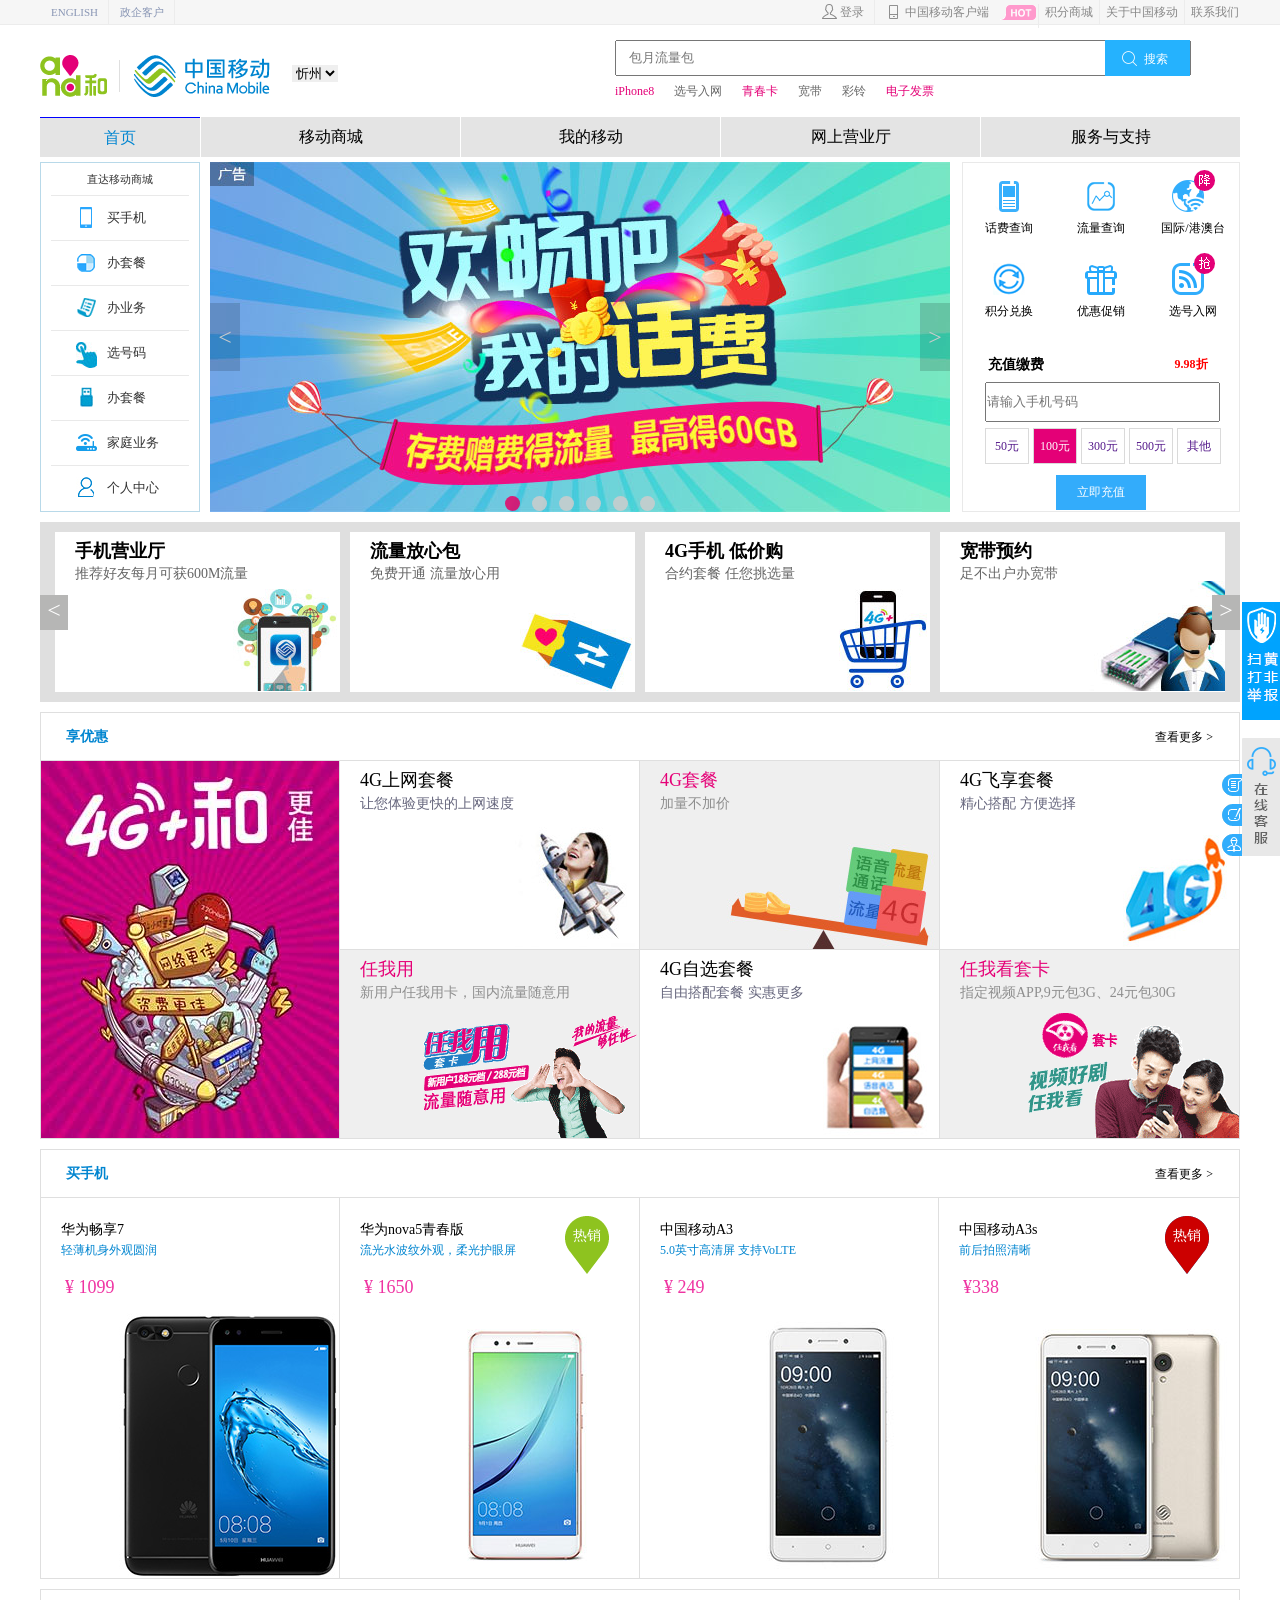
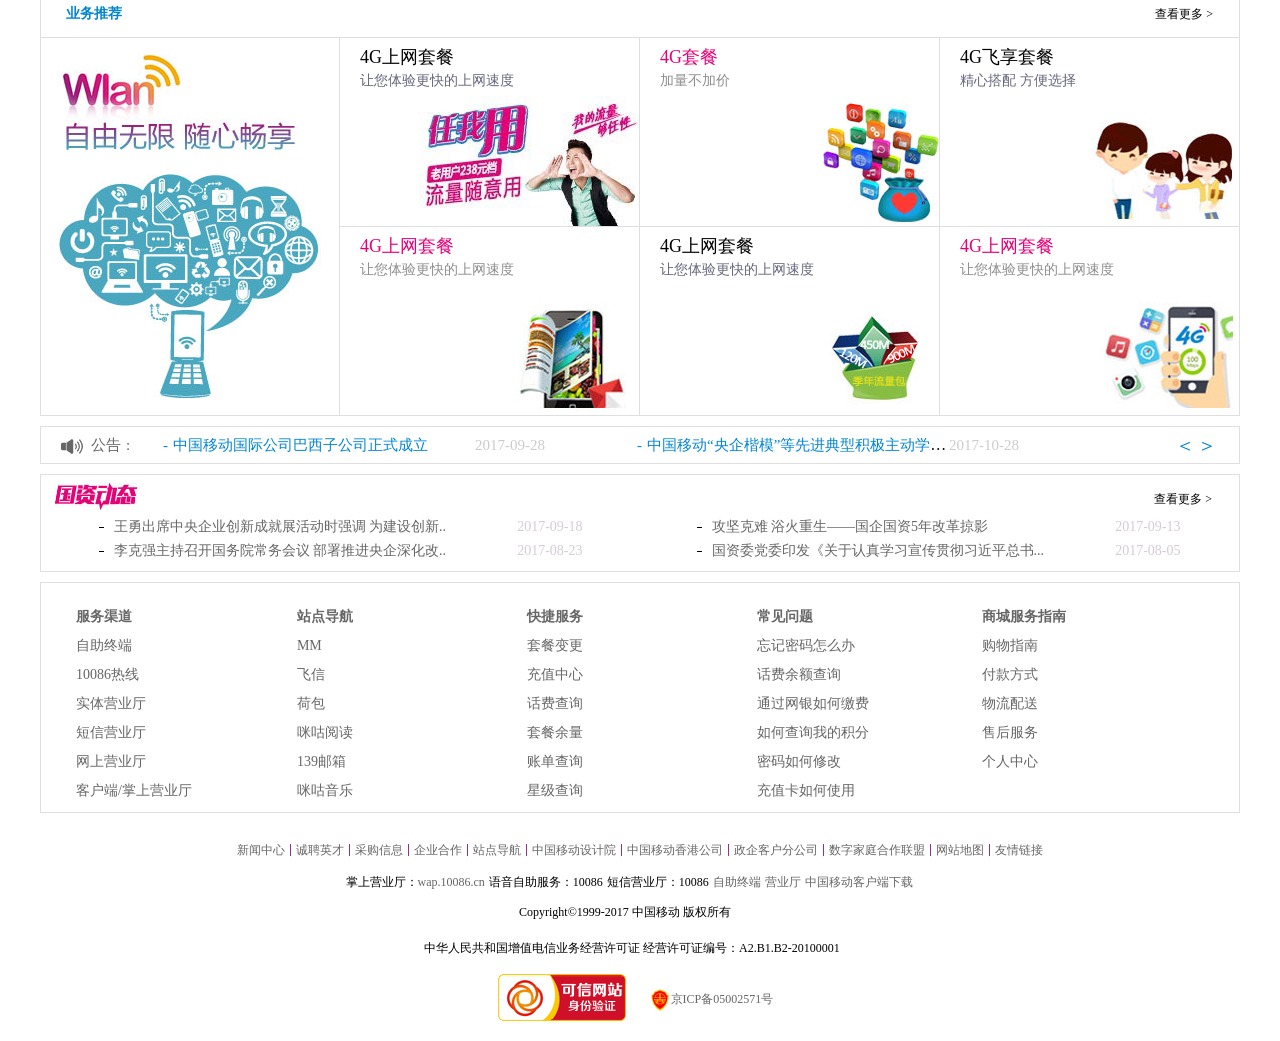
<file: index.html>
<!DOCTYPE html>
<html lang="en">
<head>
	<meta charset="UTF-8">
	<title>中国移动</title>
	<link rel="stylesheet" href="css/index.css">
	<link rel="stylesheet" href="iconfont/iconfont.css">
    <link rel="shortcut icon" href="img/yidongtitle.png">
    <script src="js/index.js"></script>
    <script src="js/animate.js"></script>
</head>
<body>
	<!-- 头部开始 -->
	<section class="header">
	    <div class="headers">
	        <div class="header-left-box">
	    	    <ul class="header-left">
			       <li><a href="">ENGLISH</a></li>
			       <li><a href="">政企客户</a></li>
		        </ul>
		    </div>
		    <div class="header-right-box">
		    	<ul class="header-right-wenzi">
		    	    <li><a href="">
		    	        <i class="iconfont icon-ren"></i>
		    	    </a></li>
		    	    <li><a href="">登录</a></li>
		    		<li><a href="">
		    			<i class="iconfont icon-shouji"></i>
		    		</a></li>		    		
		    		<li class="zgydewmli">
		    		    <a href="">中国移动客户端</a>
		    		    <div class="client_erweima">
                             <div class="zhegai"></div>
                	         <img src="img/ewm.jpg" alt="">
                	         <p>扫一扫，随时查话费！</p>
                        </div>
		    		</li>
		    		<li><a href="">
		    			<img src="img/new.gif" alt="">
		    		</a></li>
		    		<li><a href="">积分商城</a></li>
		    		<li><a href="">关于中国移动</a></li>
		    		<li><a href="">联系我们</a></li>
		    	</ul>
		    </div>
	    </div>
	</section>
	<!-- 头部结束 -->
	<!-- 搜索开始 -->
	<div class="section1">
		<div class="section1-left">
			<a href="" class="section1-lefttu">
				<img src="img/yidong_03.png" alt="">
			</a>
			<div class="section1-leftwen">
				<select name="" id="" size="" class="">
	             <option value="">忻州</option>
	             <option value="">太原</option>
	             <option value="">吕梁</option>
	             <option value="">晋中</option>
	             <option value="">大同</option>
	             <option value="">阳泉</option>
	             <option value="">长治</option>
                </select>
			</div>
		</div>
		<div class="erbu-box-right">
			<div class="erbu-box-right-sousuo">
				<input type="text" placeholder="包月流量包" class="mingzi" name="user" value="" >
				<a href="" class="erbu-box-right-sousuo-wenzi">
					<div class="sousuo-tubiao">
						<i class="iconfont icon-sousuo"></i>
					</div>
					<div class="sousuo-wenzi">搜索</div>
				</a>
			</div>
			<div class="erbu-box-right-wenzi">
				<ul>
					<li><a href="">iPhone8</a></li>
					<li><a href="">选号入网</a></li>
					<li><a href="">青春卡</a></li>
					<li><a href="">宽带</a></li>
					<li><a href="">彩铃</a></li>
					<li><a href="">电子发票</a></li>
				</ul>
			</div>
		</div>
	</div>
	<!-- 搜索结束 -->
	<!-- 导航开始 -->
	<nav>
		<a href="" class="nav-zuo">首页</a>
            <ul>
                <li class="yd-box">
                    <a href="" class="nav-zuo2">移动商城</a>
                    <div class="xiaogio-ul">
                        <a href="" class="yd-zi">移动套餐</a>
                        <a href="" class="yd-zi">移动套餐</a>
                        <a href="" class="yd-zi">移动套餐</a>
                        <a href="" class="yd-zi">移动套餐</a>
                        <a href="" class="yd-zi">移动套餐</a>
                        <a href="" class="yd-zi">移动套餐</a>
                        <a href="" class="yd-zi">移动套餐</a>
                    </div>
                </li>
                <li class="yd-box">
                    <a href="" class="nav-zuo2">我的移动</a>
                    <div class="xiaogio-ul">
                        <a href="" class="yd-zi">买手机</a>
                        <a href="" class="yd-zi">买手机</a>
                        <a href="" class="yd-zi">买手机</a>
                        <a href="" class="yd-zi">买手机</a>
                        <a href="" class="yd-zi">买手机</a>
                        <a href="" class="yd-zi">买手机</a>
                        <a href="" class="yd-zi">买手机</a>
                    </div>
                </li>
                <li class="yd-box">
                    <a href="" class="nav-zuo2">网上营业厅</a>
                    <div class="xiaogio-ul">
                        <a href="" class="yd-zi">办业务</a>
                        <a href="" class="yd-zi">办业务</a>
                        <a href="" class="yd-zi">办业务</a>
                        <a href="" class="yd-zi">办业务</a>
                        <a href="" class="yd-zi">办业务</a>
                        <a href="" class="yd-zi">办业务</a>
                        <a href="" class="yd-zi">办业务</a>
                    </div>
                </li>
                <li class="yd-box">
                    <a href="" class="nav-zuo2">服务与支持</a>
                    <div class="xiaogio-ul">
                        <a href="" class="yd-zi">宽带专区</a>
                        <a href="" class="yd-zi">宽带专区</a>
                        <a href="" class="yd-zi">宽带专区</a>
                        <a href="" class="yd-zi">宽带专区</a>
                        <a href="" class="yd-zi">宽带专区</a>
                        <a href="" class="yd-zi">宽带专区</a>
                        <a href="" class="yd-zi">宽带专区</a>
                    </div>
                </li>
            </ul>    
	</nav>
	<!-- 导航结束 -->
	<!-- 侧导航开始 -->
    <div class="beijing-box">
	    <aside class="aside-box">
		    <li class="aside-wenzi-box">
			    <a href="">直达移动商城</a>
		    </li>
		    <li class="aside-wenzi1-box">
		        <div class="wenzi1-tupian"><img src="img/1.gif" alt=""></div>
		    	<a href="">买手机</a>
		    </li>
		    <li class="aside-wenzi1-box">
		        <div class="wenzi1-tupian"><img src="img/2.gif" alt=""></div>
			    <a href="">办套餐</a>
		    </li>
		    <li class="aside-wenzi1-box">
		       <div class="wenzi1-tupian"><img src="img/3.gif" alt=""></div>
			   <a href="">办业务</a>
		    </li>
		    <li class="aside-wenzi1-box">
		        <div class="wenzi1-tupian"><img src="img/4.jpg" alt=""></div>
			    <a href="">选号码</a>
		    </li>
		    <li class="aside-wenzi1-box">
		        <div class="wenzi1-tupian"><img src="img/5.gif" alt=""></div>
			    <a href="">办套餐</a>
		    </li>
		    <li class="aside-wenzi1-box">
		        <div class="wenzi1-tupian"><img src="img/6.png" alt=""></div>
			    <a href="">家庭业务</a>
		    </li>
		    <li class="aside-wenzi1-box">
		        <div class="wenzi1-tupian"><img src="img/7.jpg" alt=""></div>
			    <a href="">个人中心</a>
		    </li>
	    </aside>
	<!-- 侧导航结束 -->
	<!-- banner开始 -->
	    <div class="banner-box">
	        <li style="z-index: 6" class="banner-pic"><a href=""><img src="img/yidong-banner1.jpg" alt=""></a></li>
	        <li style="z-index: 5" class="banner-pic"><a href=""><img src="img/yidong-banner2.jpg" alt=""></a></li>
	        <li style="z-index: 4" class="banner-pic"><a href=""><img src="img/yidong-banner3.jpg" alt=""></a></li>
	        <li style="z-index: 3" class="banner-pic"><a href=""><img src="img/yidong-banner4.jpg" alt=""></a></li>
	        <li style="z-index: 2" class="banner-pic"><a href=""><img src="img/yidong-banner5.jpg" alt=""></a></li>
	        <li style="z-index: 1" class="banner-pic"><a href=""><img src="img/yidong-banner6.jpg" alt=""></a></li>
	        <a href="javascript:;" class="bashou-left">&lt;</a>
	        <a href="javascript:;" class="bashou-right">&gt;</a>
            <ul class="circle">
                <li style="background:#E50166"></li>
                <li></li>
                <li></li>
                <li></li>
                <li></li>
                <li></li>
            </ul>
	    </div>
	    <div class="banner-right-box">
		    <div class="banner-right-tu-box">
			    <a href="" class="banner-right-tu1-box">
				    <div class="tu1-box-tupian"><img src="img/tu10_06.png" alt="">
				    </div>
				    <div class="tu1-box-wenzi">话费查询</div>
			    </a>
			    <a href="" class="banner-right-tu1-box">
				    <div class="tu1-box-tupian"><img src="img/tu10_09.png" alt=""></div>
				    <div class="tu1-box-wenzi">流量查询</div>
			    </a>
			    <a href="" class="banner-right-tu1-box">
				    <div class="tu1-box-tupian"><img src="img/tu10_11.png" alt=""></div>
				    <div class="tu1-box-wenzi">国际/港澳台</div>
			    </a>
			    <a href="" class="banner-right-tu1-box">
				    <div class="tu1-box-tupian"><img src="img/tu10_19.png" alt=""></div>
				    <div class="tu1-box-wenzi">积分兑换</div>
			    </a>
			    <a href="" class="banner-right-tu1-box">
				    <div class="tu1-box-tupian"><img src="img/tu10_21.png" alt=""></div>
				    <div class="tu1-box-wenzi">优惠促销</div>
			    </a>
			    <a href="" class="banner-right-tu1-box">
				    <div class="tu1-box-tupian"><img src="img/tu10_22.png" alt=""></div>
				    <div class="tu1-box-wenzi">选号入网</div>
			    </a>
		    </div>
		    <div class="huafei">
			    <a href="" class="huafei-left"><b>充值缴费</b></a>
			    <div class="huafei-right"><b>9.98折</b></div>
		    </div>
		    <div class="shurukuang">
			    <input type="text" placeholder="请输入手机号码" maxlength="11" name="user" value="" class="shoujihao">
		    </div>
		    <ul class="qian">
			    <li><a href="">50元</a></li>
			    <li><a href="">100元</a></li>
			    <li><a href="">300元</a></li>
			    <li><a href="">500元</a></li>
			    <li><a href="">其他</a></li>
		    </ul>
		    <a class="chongzhi">立即充值</a>
	    </div>
	<!-- banner结束 -->
    </div>
    <!-- 优惠开始 -->
    <div class="section3">
    <div class="section3box">
    	<ul class="youhui">
    		<li><a href="" title="手机营业厅">
    			<div class="youhui1"><b>手机营业厅</b></div>
    			<div class="youhui2">推荐好友每月可获600M流量</div>
    			<img src="img/2-1.jpg" alt="">
    		</a></li>
    		<li><a href="" title="流量放心包">
    			<div class="youhui1"><b>流量放心包</b></div>
    			<div class="youhui2">免费开通 流量放心用</div>
    			<img src="img/2-2.jpg" alt="">
    		</a></li>
    		<li><a href="" title="4G手机 低价购">
    			<div class="youhui1"><b>4G手机 低价购</b></div>
    			<div class="youhui2">合约套餐 任您挑选量</div>
    			<img src="img/2-3.jpg" alt="">
    		</a></li>
    		<li><a href="" title="宽带预约">
    			<div class="youhui1"><b>宽带预约</b></div>
    			<div class="youhui2">足不出户办宽带</div>
    			<img src="img/2-4.jpg" alt="">
    		</a></li>
            <li><a href="" title="手机营业厅">
                <div class="youhui1"><b>手机营业厅</b></div>
                <div class="youhui2">推荐好友每月可获600M流量</div>
                <img src="img/2-5.jpg" alt="">
            </a></li>
            <li><a href="" title="流量放心包">
                <div class="youhui1"><b>流量放心包</b></div>
                <div class="youhui2">免费开通 流量放心用</div>
                <img src="img/2-6.jpg" alt="">
            </a></li>
            <li><a href="" title="4G手机 低价购">
                <div class="youhui1"><b>4G手机 低价购</b></div>
                <div class="youhui2">合约套餐 任您挑选量</div>
                <img src="img/2-7.jpg" alt="">
            </a></li>
            <li><a href="" title="宽带预约">
                <div class="youhui1"><b>宽带预约</b></div>
                <div class="youhui2">足不出户办宽带</div>
                <img src="img/2-8.jpg" alt="">
            </a></li>
            <li><a href="" title="手机营业厅">
                <div class="youhui1"><b>手机营业厅</b></div>
                <div class="youhui2">推荐好友每月可获600M流量</div>
                <img src="img/2-1.jpg" alt="">
            </a></li>
            <li><a href="" title="流量放心包">
                <div class="youhui1"><b>流量放心包</b></div>
                <div class="youhui2">免费开通 流量放心用</div>
                <img src="img/2-2.jpg" alt="">
            </a></li>
            <li><a href="" title="4G手机 低价购">
                <div class="youhui1"><b>4G手机 低价购</b></div>
                <div class="youhui2">合约套餐 任您挑选量</div>
                <img src="img/2-3.jpg" alt="">
            </a></li>
            <li><a href="" title="宽带预约">
                <div class="youhui1"><b>宽带预约</b></div>
                <div class="youhui2">足不出户办宽带</div>
                <img src="img/2-4.jpg" alt="">
            </a></li>
    	</ul>
    </div>
    	<a href="javascript:;" class="section3-left">&lt;</a>
    	<a href="javascript:;" class="section3-right">&gt;</a>
    </div>
    <!-- 优惠结束 -->
    <!-- 享优惠开始 -->
    <div class="xiang">
    	<div class="xiangt">
    		<div class="xiangt-left"><b>享优惠</b></div>
    		<div class="xiangt-right">
    		    <a>查看更多 &gt;</a>
    		</div>
    	</div>
    	<div class="xiangb">
    		<a href="" class="xiangb-left">
    			<img src="img/3-1.jpg" alt="" title="4G+ 和更享">
    		</a>
    		<ul class="xiangb-right">
    			<li><a href="">
    				<div class="xiangb-right1">4G上网套餐</div>
    				<div class="xiangb-right2">让您体验更快的上网速度</div>
    				<img src="img/3-2.jpg" alt="" title="4G上网套餐">
    			</a></li>
    			<li><a href="">
    				<div class="xiangb-right1">4G套餐</div>
    				<div class="xiangb-right2">加量不加价</div>
    				<img src="img/3-3.jpg" alt="" title="4G套餐">
    			</a></li>
    			<li><a href="">
    				<div class="xiangb-right1">4G飞享套餐</div>
    				<div class="xiangb-right2">精心搭配 方便选择</div>
    				<img src="img/3-4.jpg" alt="" title="4G飞享套餐">
    			</a></li>
    			<li><a href="">
    				<div class="xiangb-right1">任我用</div>
    				<div class="xiangb-right2">新用户任我用卡，国内流量随意用</div>
    				<img src="img/3-5.png" alt="" title="任我用">
    			</a></li>
    			<li><a href="">
    				<div class="xiangb-right1">4G自选套餐</div>
    				<div class="xiangb-right2">自由搭配套餐 实惠更多</div>
    				<img src="img/3-6.jpg" alt="" title="4G自选套餐">
    			</a></li>
    			<li><a href="">
    				<div class="xiangb-right1">任我看套卡</div>
    				<div class="xiangb-right2">指定视频APP,9元包3G、24元包30G</div>
    				<img src="img/3-7.gif" alt="" title="任我看套卡">
    			</a></li>
    		</ul>
    	</div>
    </div>
    <!-- 享优惠结束 -->
    <!-- 买手机开始 -->
    <div class="buy">
    	<div class="xiangt">
    		<div class="xiangt-left"><b>买手机</b></div>
    		<div class="xiangt-right">
    		    <a>查看更多 &gt</a>
    		</div>
    		<ul class="buyb">
    			<li><a href="">
    				<div class="buyb1">华为畅享7</div>
    				<div class="buyb2">轻薄机身外观圆润</div>
    				<div class="buyb3">¥ 1099</div>
    				<img src="img/4-1.jpg" alt="" title="华为畅享7">
    			</a></li>
    			<li><a href="">
    				<div class="buyb1">华为nova5青春版</div>
    				<div class="buyb2">流光水波纹外观，柔光护眼屏</div>
    				<div class="buyb3">¥ 1650</div>
    				<img src="img/4-2.jpg" alt="" title="华为nova5青春版">
    				<div class="buyb4">热销</div>

    			</a></li>
    			<li><a href="">
    				<div class="buyb1">中国移动A3</div>
    				<div class="buyb2">5.0英寸高清屏 支持VoLTE</div>
    				<div class="buyb3">¥ 249</div>
    				<img src="img/4-3.jpg" alt="" title="中国移动A3">
    			</a></li>
    			<li><a href="">
    				<div class="buyb1">中国移动A3s</div>
    				<div class="buyb2">前后拍照清晰</div>
    				<div class="buyb3">¥338</div>
    				<img src="img/4-4.jpg" alt="" title="中国移动A3s">
    				<div class="buyb5">热销</div>
    			</a></li>
    		</ul>
    	</div>
    </div>
    <!-- 买手机结束 -->
    <!-- 业务推荐开始 -->
    <div class="xiang">
    	<div class="xiangt">
    		<div class="xiangt-left"><b>业务推荐</b></div>
    		<div class="xiangt-right">
    		    <a>查看更多 &gt</a>
    		</div>
    	</div>
    	<div class="xiangb">
    		<a href="" class="xiangb-left">
    			<img src="img/5-1.jpg" alt="" title="4G+ 和更享">
    		</a>
    		<ul class="xiangb-right yewu">
    			<li><a href="">
    				<div class="xiangb-right1">4G上网套餐</div>
    				<div class="xiangb-right2">让您体验更快的上网速度</div>
    				<img src="img/5-2.jpg" alt="" title="4G上网套餐">
    			</a></li>
    			<li class="yewu"><a href="">
    				<div class="xiangb-right1">4G套餐</div>
    				<div class="xiangb-right2">加量不加价</div>
    				<img src="img/5-3.jpg" alt="" title="4G上网套餐">
    			</a></li>
    			<li><a href="">
    				<div class="xiangb-right1">4G飞享套餐</div>
    				<div class="xiangb-right2">精心搭配 方便选择</div>
    				<img src="img/5-4.jpg" alt="" title="4G上网套餐">
    			</a></li>
    			<li><a href="">
    				<div class="xiangb-right1">4G上网套餐</div>
    				<div class="xiangb-right2">让您体验更快的上网速度</div>
    				<img src="img/5-5.jpg" alt="" title="4G上网套餐">
    			</a></li>
    			<li><a href="">
    				<div class="xiangb-right1">4G上网套餐</div>
    				<div class="xiangb-right2">让您体验更快的上网速度</div>
    				<img src="img/5-6.jpg" alt="" title="4G上网套餐">
    			</a></li>
    			<li><a href="">
    				<div class="xiangb-right1">4G上网套餐</div>
    				<div class="xiangb-right2">让您体验更快的上网速度</div>
    				<img src="img/5-7.jpg" alt="" title="4G上网套餐">
    			</a></li>
    		</ul>
    	</div>
    </div>
    <!-- 业务推荐结束 -->
    <!-- 公告开始 -->
    <section class="gonggao-bac">
     <section class="gonggao">
            <div class="left">
                <img src="img/gonggao1.png" alt="">
                <span class="span1"><a href="">公告</a></span>
                <span class="span2">:</span>
            </div>
            <ul class="middle">
                <div class="middle_box">
                    <li>
                        <span class="m-left">-</span>
                        <span class="m-word">
                        <a href="">中国移动国际公司巴西子公司正式成立</a>
                        </span>
                        <span class="date">2017-09-28</span>
                    </li>
                    <li>
                        <span class="m-left">-</span>
                        <span class="m-word">
                            <a href="">中国移动“央企楷模”等先进典型积极主动学习十九大精神</a>
                        </span>
                        <span class="date">2017-10-28</span>
                    </li>
                    <li>
                        <span class="m-left">-</span>
                        <span class="m-word">
                            <a href=""> 也门MTN公司、埃及Etisalat公司以及伯利兹Telemedia公司国际漫游业务开通</a>
                        </span>
                        <span class="date">2017-10-8</span>
                    </li>
                    <li>
                        <span class="m-left">-</span>
                        <span class="m-word">
                            <a href="">互联王卡定向免流APP调整通知</a>
                        </span>
                        <span class="date">2017-11-2</span>
                    </li>
                </div>
            </ul>
            <div class="rbtn">
                <a href="javascript:;" class="left">＜</a>
                <a href="javascript:;" class="right">＞</a>
            </div>
        </section>
        </section>
    <!-- 公告结束 -->
    <!-- 国资动态开始 -->
    <div class="guozi">
    	<div class="guozit">
    		<img src="img/guo.jpg" alt="">
    		<div class="guozit-right">
    		    <a>查看更多 &gt</a>
    		</div>
    	</div>
    	<ul class="guozib">
    		<li>
    			<div class="guozib1"></div>
    			<a href="" class="guozib2">王勇出席中央企业创新成就展活动时强调 为建设创新..</a>
    			<div class="guozib3">2017-09-18</div>
    		</li>
    		<li>
    			<div class="guozib1"></div>
    			<a href="" class="guozib2">攻坚克难 浴火重生——国企国资5年改革掠影</a>
    			<div class="guozib3">2017-09-13</div>
    		</li>
    		<li>
    			<div class="guozib1"></div>
    			<a href="" class="guozib2">李克强主持召开国务院常务会议 部署推进央企深化改..</a>
    			<div class="guozib3">2017-08-23</div>
    		</li>
    		<li>
    			<div class="guozib1"></div>
    			<a href="" class="guozib2">国资委党委印发《关于认真学习宣传贯彻习近平总书...</a>
    			<div class="guozib3">2017-08-05</div>
    		</li>
    	</ul>
    </div>
    <!-- 国资动态结束 -->
    <!-- 底部开始 -->
    <div class="section2">
    	<ul class="dibu1">
    		<li><b>服务渠道</b></li>
    		<li><a href="">自助终端</a></li>
    		<li><a href="">10086热线</a></li>
    		<li><a href="">实体营业厅</a></li>
    		<li><a href="">短信营业厅</a></li>
    		<li><a href="">网上营业厅</a></li>
    		<li><a href="">客户端/掌上营业厅</a></li>
    	</ul>
    	<ul class="dibu1 dibu2">
    		<li><b>站点导航</b></li>
    		<li><a href="">MM</a></li>
    		<li><a href="">飞信</a></li>
    		<li><a href="">荷包</a></li>
    		<li><a href="">咪咕阅读</a></li>
    		<li><a href="">139邮箱</a></li>
    		<li><a href="">咪咕音乐</a></li>
    	</ul>
    	<ul class="dibu1 dibu3">
    		<li><b>快捷服务</b></li>
    		<li><a href="">套餐变更</a></li>
    		<li><a href="">充值中心</a></li>
    		<li><a href="">话费查询</a></li>
    		<li><a href="">套餐余量</a></li>
    		<li><a href="">账单查询</a></li>
    		<li><a href="">星级查询</a></li>
    	</ul>
    	<ul class="dibu1 dibu3">
    		<li><b>常见问题</b></li>
    		<li><a href="">忘记密码怎么办</a></li>
    		<li><a href="">话费余额查询</a></li>
    		<li><a href="">通过网银如何缴费</a></li>
    		<li><a href="">如何查询我的积分</a></li>
    		<li><a href="">密码如何修改</a></li>
    		<li><a href="">充值卡如何使用</a></li>
    	</ul>
    	<ul class="dibu1 dibu4">
    		<li><b>商城服务指南</b></li>
    		<li><a href="">购物指南</a></li>
    		<li><a href="">付款方式</a></li>
    		<li><a href="">物流配送</a></li>
    		<li><a href="">售后服务</a></li>
    		<li><a href="">个人中心</a></li>
    	</ul>
    </div>
    <!-- 底部结束 -->
    <!-- 尾部开始 -->
	<footer>
		<ul class="footer1">
			<li><a href="">新闻中心</a></li>
			<li><a href="">诚聘英才</a></li>
			<li><a href="">采购信息</a></li>
			<li><a href="">企业合作</a></li>
			<li><a href="">站点导航</a></li>
			<li><a href="">中国移动设计院</a></li>
			<li><a href="">中国移动香港公司</a></li>
			<li><a href="">政企客户分公司</a></li>
			<li><a href="">数字家庭合作联盟</a></li>
			<li><a href="">网站地图</a></li>
			<li><a href="">友情链接</a></li>
		</ul>
		<ul class="footer2">
			<li>
				<div>掌上营业厅：</div>
				<a href="">wap.10086.cn</a>
			</li>
			<li>语音自助服务：10086</li>
			<li>短信营业厅：10086</li>
			<li>
				<a href="">自助终端</a>

			</li>
			<li>
				<a href="">营业厅</a>
			</li>
			<li>
				<a href="">中国移动客户端下载</a>
			</li>
		</ul>
		<div class="footer3">Copyright©1999-2017  中国移动  版权所有</div>
		<div class="footer4">中华人民共和国增值电信业务经营许可证  经营许可证编号：A2.B1.B2-20100001</div>
		<div class="footer5">
			<a class="yanzheng"></a>
			<img src="img/1-2.gif" alt="">
			<a class="jing">京ICP备05002571号</a>
		</div>
	</footer>
	<!-- 尾部结束 -->
	<!-- 右标签开始 -->
	<div class="sao"></div>
	<a class="kefu1"></a>
	<a class="kefu2"></a>
	<a class="kefu3"></a>
	<div class="kefu"></div>
	<!-- 右标签结束 -->
</body>
</html>
</file>
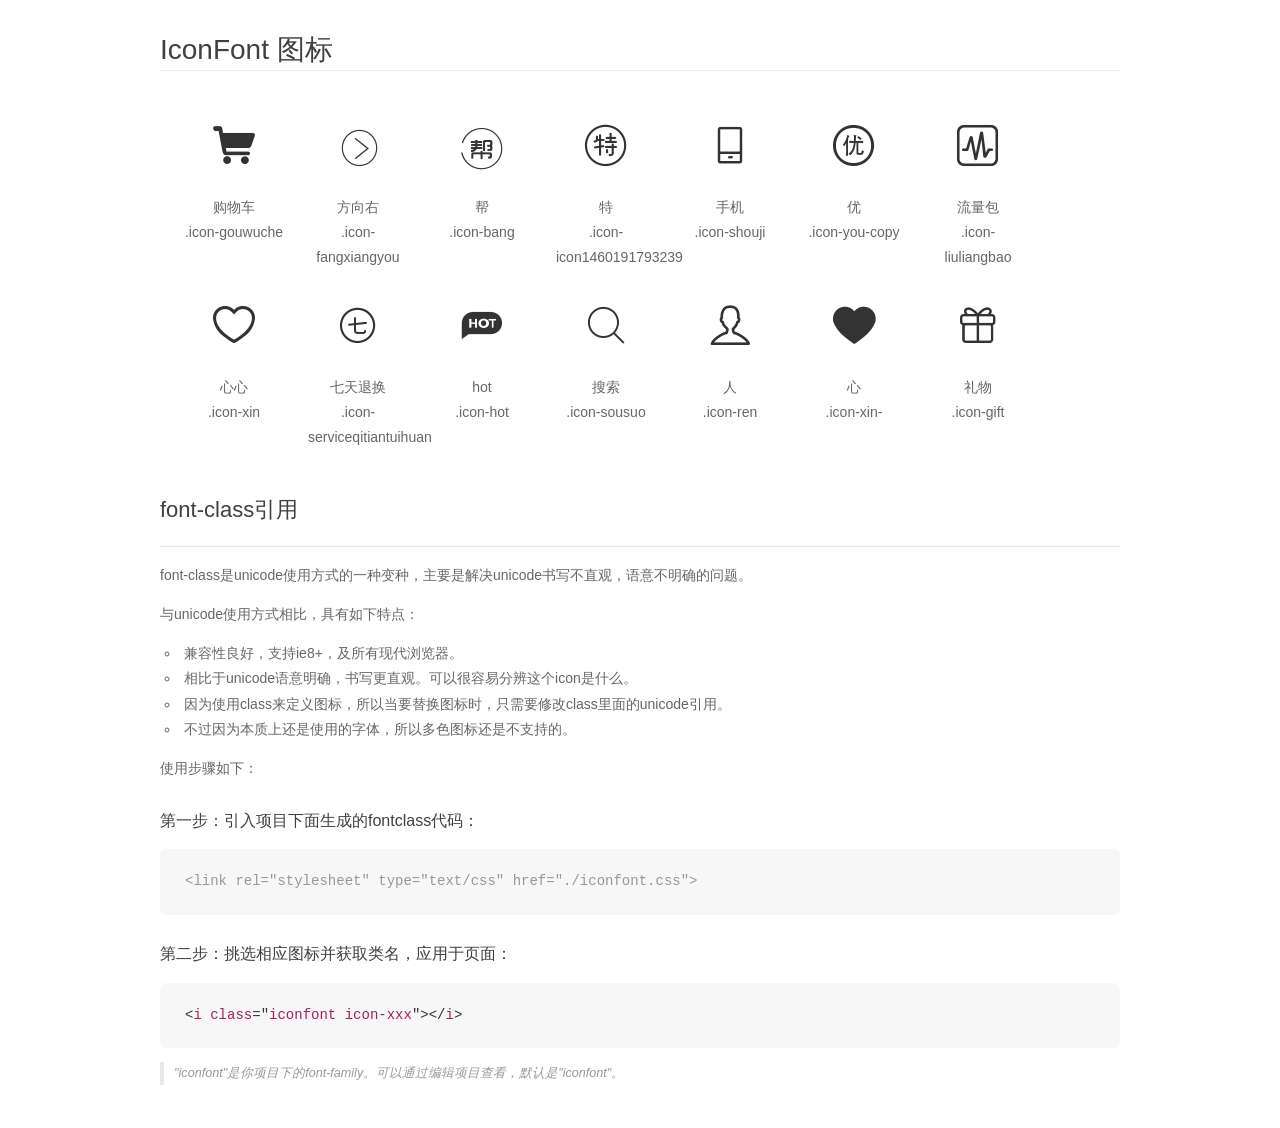
<file: iconfont/demo_fontclass.html>
<!DOCTYPE html>
<html>
<head>
    <meta charset="utf-8"/>
    <title>IconFont</title>
    <link rel="stylesheet" href="demo.css">
    <link rel="stylesheet" href="iconfont.css">
</head>
<body>
    <div class="main markdown">
        <h1>IconFont 图标</h1>
        <ul class="icon_lists clear">
            
                <li>
                <i class="icon iconfont icon-gouwuche"></i>
                    <div class="name">购物车</div>
                    <div class="fontclass">.icon-gouwuche</div>
                </li>
            
                <li>
                <i class="icon iconfont icon-fangxiangyou"></i>
                    <div class="name">方向右</div>
                    <div class="fontclass">.icon-fangxiangyou</div>
                </li>
            
                <li>
                <i class="icon iconfont icon-bang"></i>
                    <div class="name">帮</div>
                    <div class="fontclass">.icon-bang</div>
                </li>
            
                <li>
                <i class="icon iconfont icon-icon1460191793239"></i>
                    <div class="name">特</div>
                    <div class="fontclass">.icon-icon1460191793239</div>
                </li>
            
                <li>
                <i class="icon iconfont icon-shouji"></i>
                    <div class="name">手机</div>
                    <div class="fontclass">.icon-shouji</div>
                </li>
            
                <li>
                <i class="icon iconfont icon-you-copy"></i>
                    <div class="name">优</div>
                    <div class="fontclass">.icon-you-copy</div>
                </li>
            
                <li>
                <i class="icon iconfont icon-liuliangbao"></i>
                    <div class="name">流量包</div>
                    <div class="fontclass">.icon-liuliangbao</div>
                </li>
            
                <li>
                <i class="icon iconfont icon-xin"></i>
                    <div class="name">心心</div>
                    <div class="fontclass">.icon-xin</div>
                </li>
            
                <li>
                <i class="icon iconfont icon-serviceqitiantuihuan"></i>
                    <div class="name">七天退换</div>
                    <div class="fontclass">.icon-serviceqitiantuihuan</div>
                </li>
            
                <li>
                <i class="icon iconfont icon-hot"></i>
                    <div class="name">hot</div>
                    <div class="fontclass">.icon-hot</div>
                </li>
            
                <li>
                <i class="icon iconfont icon-sousuo"></i>
                    <div class="name">搜索</div>
                    <div class="fontclass">.icon-sousuo</div>
                </li>
            
                <li>
                <i class="icon iconfont icon-ren"></i>
                    <div class="name">人</div>
                    <div class="fontclass">.icon-ren</div>
                </li>
            
                <li>
                <i class="icon iconfont icon-xin-"></i>
                    <div class="name">心</div>
                    <div class="fontclass">.icon-xin-</div>
                </li>
            
                <li>
                <i class="icon iconfont icon-gift"></i>
                    <div class="name">礼物</div>
                    <div class="fontclass">.icon-gift</div>
                </li>
            
        </ul>

        <h2 id="font-class-">font-class引用</h2>
        <hr>

        <p>font-class是unicode使用方式的一种变种，主要是解决unicode书写不直观，语意不明确的问题。</p>
        <p>与unicode使用方式相比，具有如下特点：</p>
        <ul>
        <li>兼容性良好，支持ie8+，及所有现代浏览器。</li>
        <li>相比于unicode语意明确，书写更直观。可以很容易分辨这个icon是什么。</li>
        <li>因为使用class来定义图标，所以当要替换图标时，只需要修改class里面的unicode引用。</li>
        <li>不过因为本质上还是使用的字体，所以多色图标还是不支持的。</li>
        </ul>
        <p>使用步骤如下：</p>
        <h3 id="-fontclass-">第一步：引入项目下面生成的fontclass代码：</h3>


        <pre><code class="lang-js hljs javascript"><span class="hljs-comment">&lt;link rel="stylesheet" type="text/css" href="./iconfont.css"&gt;</span></code></pre>
        <h3 id="-">第二步：挑选相应图标并获取类名，应用于页面：</h3>
        <pre><code class="lang-css hljs">&lt;<span class="hljs-selector-tag">i</span> <span class="hljs-selector-tag">class</span>="<span class="hljs-selector-tag">iconfont</span> <span class="hljs-selector-tag">icon-xxx</span>"&gt;&lt;/<span class="hljs-selector-tag">i</span>&gt;</code></pre>
        <blockquote>
        <p>"iconfont"是你项目下的font-family。可以通过编辑项目查看，默认是"iconfont"。</p>
        </blockquote>
    </div>
</body>
</html>
</file>
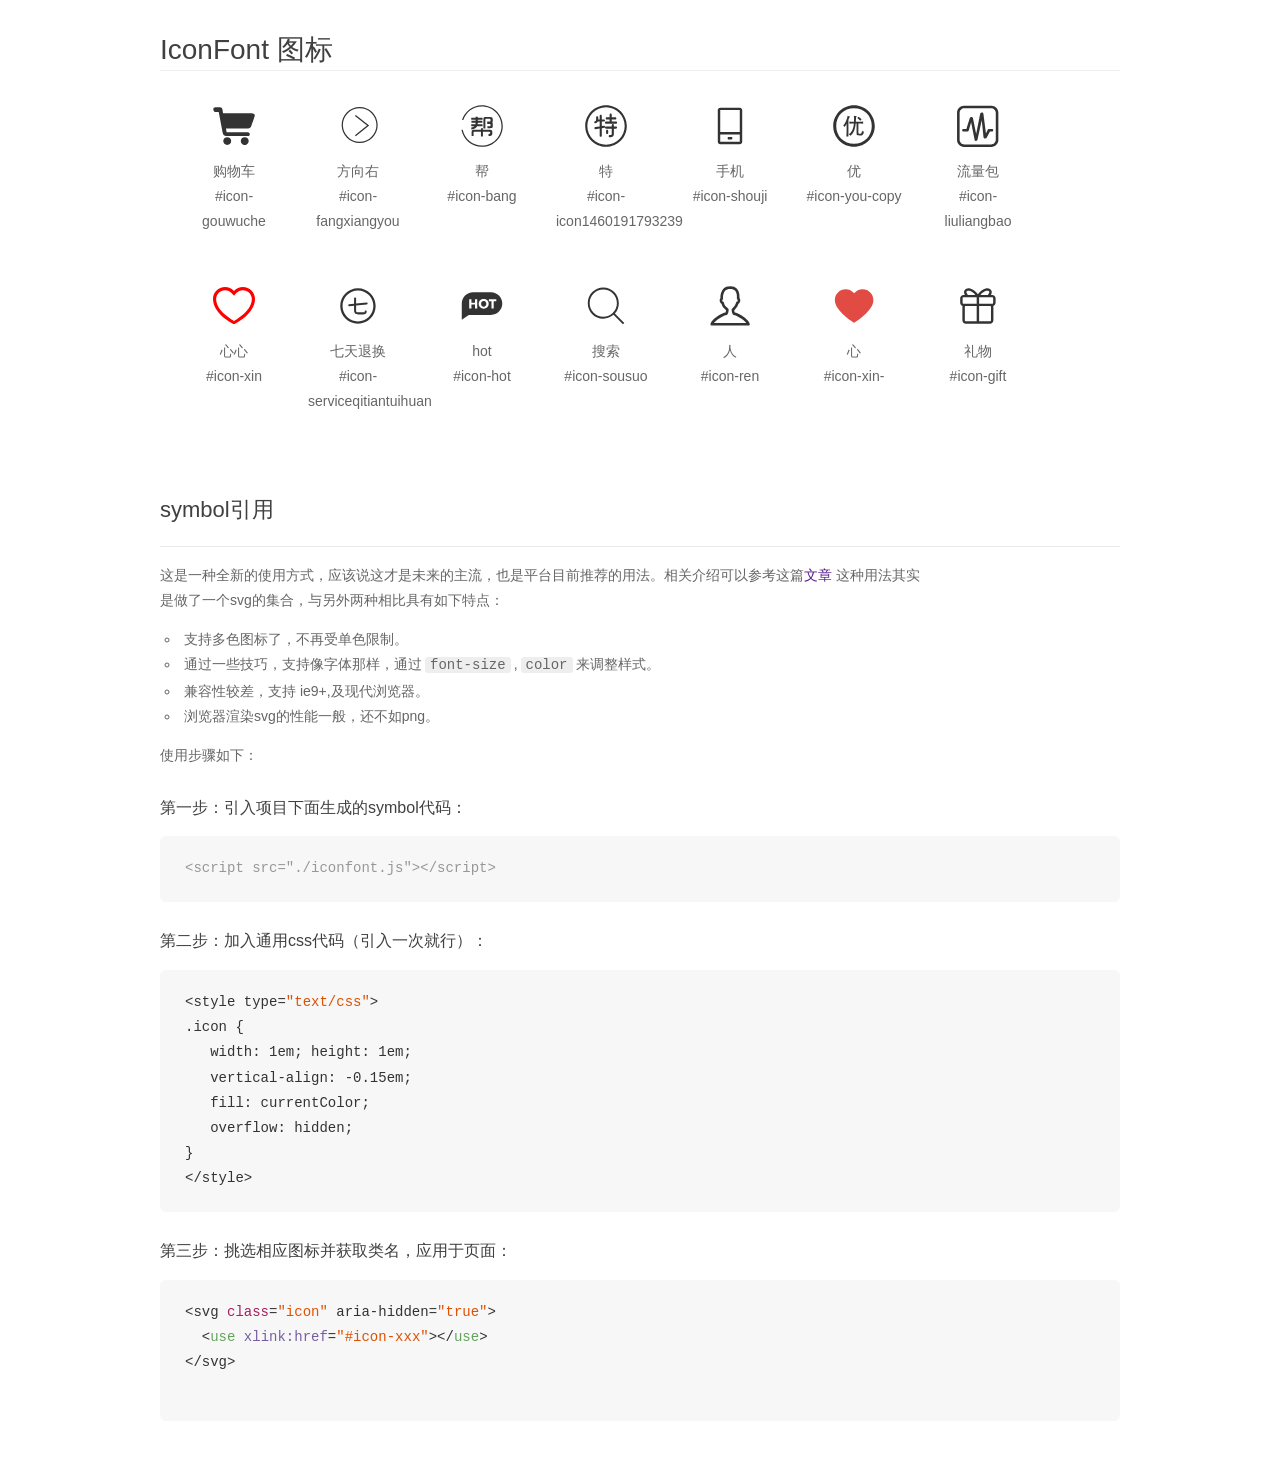
<file: iconfont/demo_symbol.html>
<!DOCTYPE html>
<html>
<head>
    <meta charset="utf-8"/>
    <title>IconFont</title>
    <link rel="stylesheet" href="demo.css">
    <script src="iconfont.js"></script>

    <style type="text/css">
        .icon {
          /* 通过设置 font-size 来改变图标大小 */
          width: 1em; height: 1em;
          /* 图标和文字相邻时，垂直对齐 */
          vertical-align: -0.15em;
          /* 通过设置 color 来改变 SVG 的颜色/fill */
          fill: currentColor;
          /* path 和 stroke 溢出 viewBox 部分在 IE 下会显示
             normalize.css 中也包含这行 */
          overflow: hidden;
        }

    </style>
</head>
<body>
    <div class="main markdown">
        <h1>IconFont 图标</h1>
        <ul class="icon_lists clear">
            
                <li>
                    <svg class="icon" aria-hidden="true">
                        <use xlink:href="#icon-gouwuche"></use>
                    </svg>
                    <div class="name">购物车</div>
                    <div class="fontclass">#icon-gouwuche</div>
                </li>
            
                <li>
                    <svg class="icon" aria-hidden="true">
                        <use xlink:href="#icon-fangxiangyou"></use>
                    </svg>
                    <div class="name">方向右</div>
                    <div class="fontclass">#icon-fangxiangyou</div>
                </li>
            
                <li>
                    <svg class="icon" aria-hidden="true">
                        <use xlink:href="#icon-bang"></use>
                    </svg>
                    <div class="name">帮</div>
                    <div class="fontclass">#icon-bang</div>
                </li>
            
                <li>
                    <svg class="icon" aria-hidden="true">
                        <use xlink:href="#icon-icon1460191793239"></use>
                    </svg>
                    <div class="name">特</div>
                    <div class="fontclass">#icon-icon1460191793239</div>
                </li>
            
                <li>
                    <svg class="icon" aria-hidden="true">
                        <use xlink:href="#icon-shouji"></use>
                    </svg>
                    <div class="name">手机</div>
                    <div class="fontclass">#icon-shouji</div>
                </li>
            
                <li>
                    <svg class="icon" aria-hidden="true">
                        <use xlink:href="#icon-you-copy"></use>
                    </svg>
                    <div class="name">优</div>
                    <div class="fontclass">#icon-you-copy</div>
                </li>
            
                <li>
                    <svg class="icon" aria-hidden="true">
                        <use xlink:href="#icon-liuliangbao"></use>
                    </svg>
                    <div class="name">流量包</div>
                    <div class="fontclass">#icon-liuliangbao</div>
                </li>
            
                <li>
                    <svg class="icon" aria-hidden="true">
                        <use xlink:href="#icon-xin"></use>
                    </svg>
                    <div class="name">心心</div>
                    <div class="fontclass">#icon-xin</div>
                </li>
            
                <li>
                    <svg class="icon" aria-hidden="true">
                        <use xlink:href="#icon-serviceqitiantuihuan"></use>
                    </svg>
                    <div class="name">七天退换</div>
                    <div class="fontclass">#icon-serviceqitiantuihuan</div>
                </li>
            
                <li>
                    <svg class="icon" aria-hidden="true">
                        <use xlink:href="#icon-hot"></use>
                    </svg>
                    <div class="name">hot</div>
                    <div class="fontclass">#icon-hot</div>
                </li>
            
                <li>
                    <svg class="icon" aria-hidden="true">
                        <use xlink:href="#icon-sousuo"></use>
                    </svg>
                    <div class="name">搜索</div>
                    <div class="fontclass">#icon-sousuo</div>
                </li>
            
                <li>
                    <svg class="icon" aria-hidden="true">
                        <use xlink:href="#icon-ren"></use>
                    </svg>
                    <div class="name">人</div>
                    <div class="fontclass">#icon-ren</div>
                </li>
            
                <li>
                    <svg class="icon" aria-hidden="true">
                        <use xlink:href="#icon-xin-"></use>
                    </svg>
                    <div class="name">心</div>
                    <div class="fontclass">#icon-xin-</div>
                </li>
            
                <li>
                    <svg class="icon" aria-hidden="true">
                        <use xlink:href="#icon-gift"></use>
                    </svg>
                    <div class="name">礼物</div>
                    <div class="fontclass">#icon-gift</div>
                </li>
            
        </ul>


        <h2 id="symbol-">symbol引用</h2>
        <hr>

        <p>这是一种全新的使用方式，应该说这才是未来的主流，也是平台目前推荐的用法。相关介绍可以参考这篇<a href="">文章</a>
        这种用法其实是做了一个svg的集合，与另外两种相比具有如下特点：</p>
        <ul>
          <li>支持多色图标了，不再受单色限制。</li>
          <li>通过一些技巧，支持像字体那样，通过<code>font-size</code>,<code>color</code>来调整样式。</li>
          <li>兼容性较差，支持 ie9+,及现代浏览器。</li>
          <li>浏览器渲染svg的性能一般，还不如png。</li>
        </ul>
        <p>使用步骤如下：</p>
        <h3 id="-symbol-">第一步：引入项目下面生成的symbol代码：</h3>
        <pre><code class="lang-js hljs javascript"><span class="hljs-comment">&lt;script src="./iconfont.js"&gt;&lt;/script&gt;</span></code></pre>
        <h3 id="-css-">第二步：加入通用css代码（引入一次就行）：</h3>
        <pre><code class="lang-js hljs javascript">&lt;style type=<span class="hljs-string">"text/css"</span>&gt;
.icon {
   width: <span class="hljs-number">1</span>em; height: <span class="hljs-number">1</span>em;
   vertical-align: <span class="hljs-number">-0.15</span>em;
   fill: currentColor;
   overflow: hidden;
}
&lt;<span class="hljs-regexp">/style&gt;</span></code></pre>
        <h3 id="-">第三步：挑选相应图标并获取类名，应用于页面：</h3>
        <pre><code class="lang-js hljs javascript">&lt;svg <span class="hljs-class"><span class="hljs-keyword">class</span></span>=<span class="hljs-string">"icon"</span> aria-hidden=<span class="hljs-string">"true"</span>&gt;<span class="xml"><span class="hljs-tag">
  &lt;<span class="hljs-name">use</span> <span class="hljs-attr">xlink:href</span>=<span class="hljs-string">"#icon-xxx"</span>&gt;</span><span class="hljs-tag">&lt;/<span class="hljs-name">use</span>&gt;</span>
</span>&lt;<span class="hljs-regexp">/svg&gt;
        </span></code></pre>
    </div>
</body>
</html>
</file>
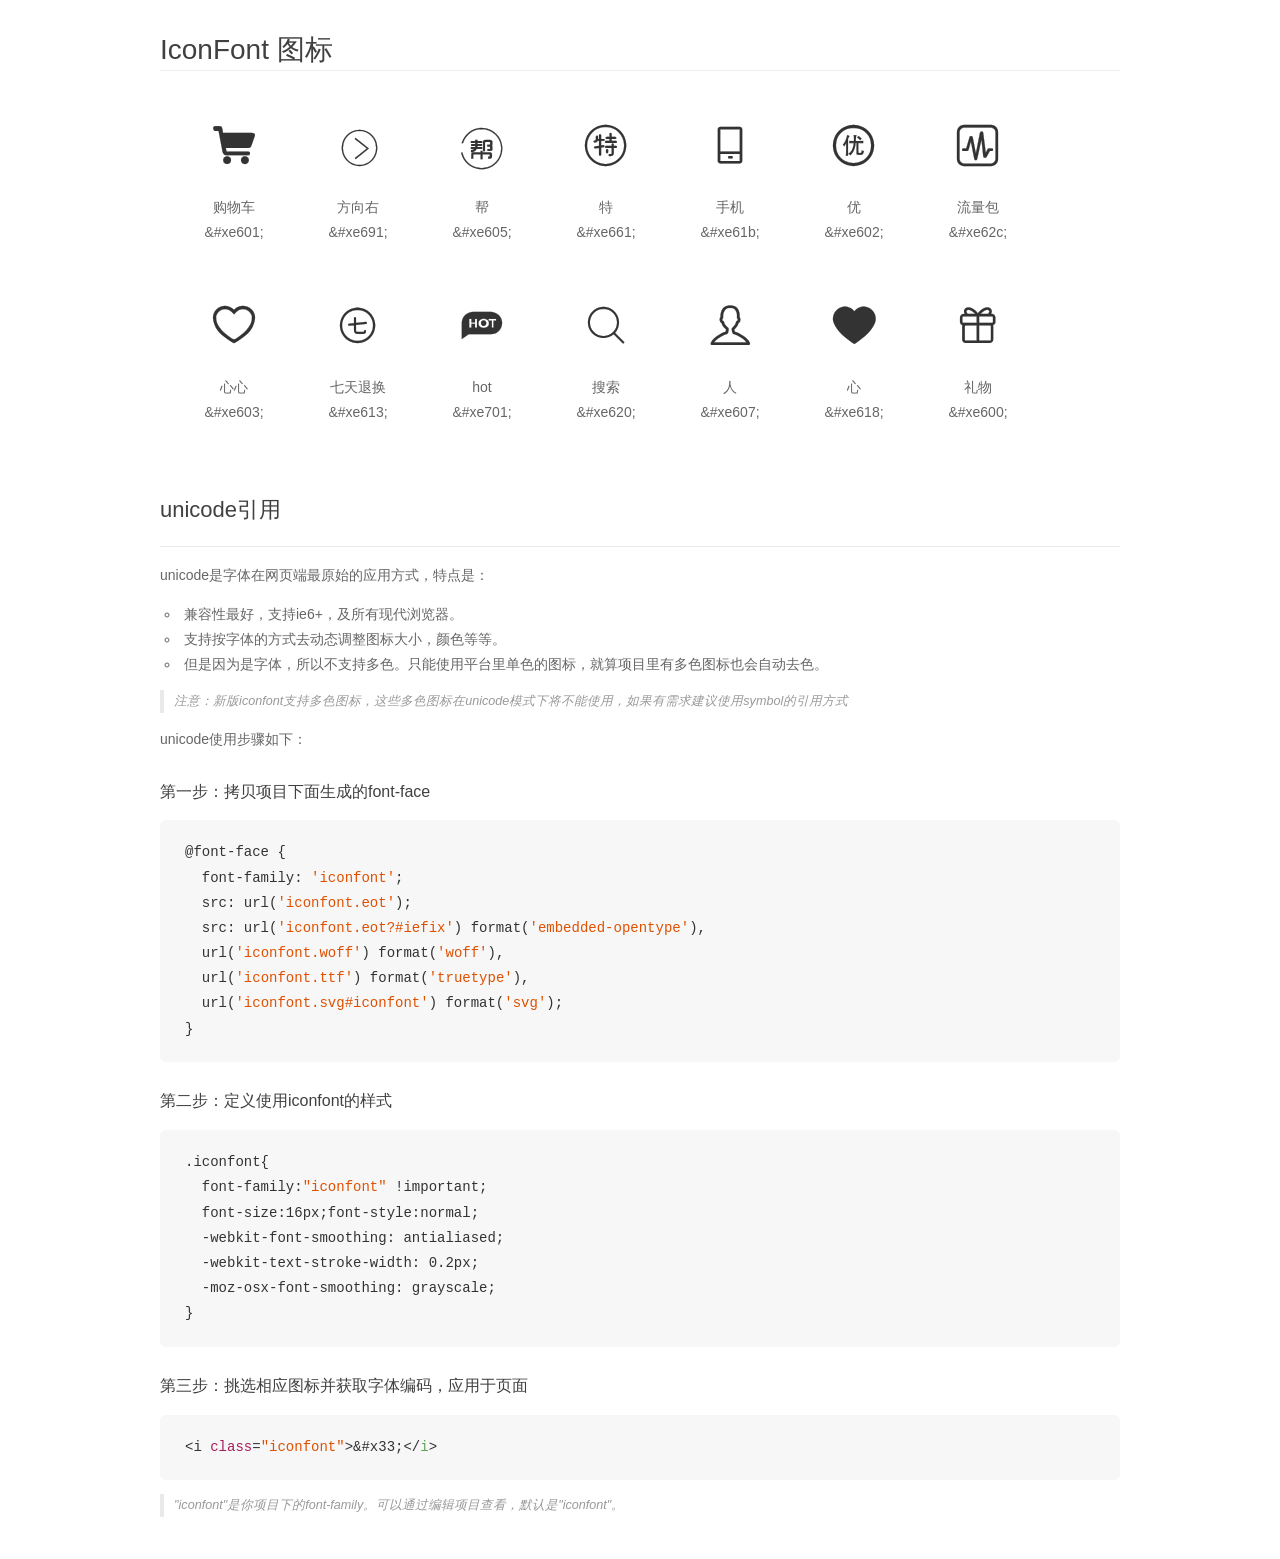
<file: iconfont/demo_unicode.html>
<!DOCTYPE html>
<html>
<head>
    <meta charset="utf-8"/>
    <title>IconFont</title>
    <link rel="stylesheet" href="demo.css">

    <style type="text/css">

        @font-face {font-family: "iconfont";
          src: url('iconfont.eot'); /* IE9*/
          src: url('iconfont.eot#iefix') format('embedded-opentype'), /* IE6-IE8 */
          url('iconfont.woff') format('woff'), /* chrome, firefox */
          url('iconfont.ttf') format('truetype'), /* chrome, firefox, opera, Safari, Android, iOS 4.2+*/
          url('iconfont.svg#iconfont') format('svg'); /* iOS 4.1- */
        }

        .iconfont {
          font-family:"iconfont" !important;
          font-size:16px;
          font-style:normal;
          -webkit-font-smoothing: antialiased;
          -webkit-text-stroke-width: 0.2px;
          -moz-osx-font-smoothing: grayscale;
        }

    </style>
</head>
<body>
    <div class="main markdown">
        <h1>IconFont 图标</h1>
        <ul class="icon_lists clear">
            
                <li>
                <i class="icon iconfont">&#xe601;</i>
                    <div class="name">购物车</div>
                    <div class="code">&amp;#xe601;</div>
                </li>
            
                <li>
                <i class="icon iconfont">&#xe691;</i>
                    <div class="name">方向右</div>
                    <div class="code">&amp;#xe691;</div>
                </li>
            
                <li>
                <i class="icon iconfont">&#xe605;</i>
                    <div class="name">帮</div>
                    <div class="code">&amp;#xe605;</div>
                </li>
            
                <li>
                <i class="icon iconfont">&#xe661;</i>
                    <div class="name">特</div>
                    <div class="code">&amp;#xe661;</div>
                </li>
            
                <li>
                <i class="icon iconfont">&#xe61b;</i>
                    <div class="name">手机</div>
                    <div class="code">&amp;#xe61b;</div>
                </li>
            
                <li>
                <i class="icon iconfont">&#xe602;</i>
                    <div class="name">优</div>
                    <div class="code">&amp;#xe602;</div>
                </li>
            
                <li>
                <i class="icon iconfont">&#xe62c;</i>
                    <div class="name">流量包</div>
                    <div class="code">&amp;#xe62c;</div>
                </li>
            
                <li>
                <i class="icon iconfont">&#xe603;</i>
                    <div class="name">心心</div>
                    <div class="code">&amp;#xe603;</div>
                </li>
            
                <li>
                <i class="icon iconfont">&#xe613;</i>
                    <div class="name">七天退换</div>
                    <div class="code">&amp;#xe613;</div>
                </li>
            
                <li>
                <i class="icon iconfont">&#xe701;</i>
                    <div class="name">hot</div>
                    <div class="code">&amp;#xe701;</div>
                </li>
            
                <li>
                <i class="icon iconfont">&#xe620;</i>
                    <div class="name">搜索</div>
                    <div class="code">&amp;#xe620;</div>
                </li>
            
                <li>
                <i class="icon iconfont">&#xe607;</i>
                    <div class="name">人</div>
                    <div class="code">&amp;#xe607;</div>
                </li>
            
                <li>
                <i class="icon iconfont">&#xe618;</i>
                    <div class="name">心</div>
                    <div class="code">&amp;#xe618;</div>
                </li>
            
                <li>
                <i class="icon iconfont">&#xe600;</i>
                    <div class="name">礼物</div>
                    <div class="code">&amp;#xe600;</div>
                </li>
            
        </ul>
        <h2 id="unicode-">unicode引用</h2>
        <hr>

        <p>unicode是字体在网页端最原始的应用方式，特点是：</p>
        <ul>
        <li>兼容性最好，支持ie6+，及所有现代浏览器。</li>
        <li>支持按字体的方式去动态调整图标大小，颜色等等。</li>
        <li>但是因为是字体，所以不支持多色。只能使用平台里单色的图标，就算项目里有多色图标也会自动去色。</li>
        </ul>
        <blockquote>
        <p>注意：新版iconfont支持多色图标，这些多色图标在unicode模式下将不能使用，如果有需求建议使用symbol的引用方式</p>
        </blockquote>
        <p>unicode使用步骤如下：</p>
        <h3 id="-font-face">第一步：拷贝项目下面生成的font-face</h3>
        <pre><code class="lang-js hljs javascript">@font-face {
  font-family: <span class="hljs-string">'iconfont'</span>;
  src: url(<span class="hljs-string">'iconfont.eot'</span>);
  src: url(<span class="hljs-string">'iconfont.eot?#iefix'</span>) format(<span class="hljs-string">'embedded-opentype'</span>),
  url(<span class="hljs-string">'iconfont.woff'</span>) format(<span class="hljs-string">'woff'</span>),
  url(<span class="hljs-string">'iconfont.ttf'</span>) format(<span class="hljs-string">'truetype'</span>),
  url(<span class="hljs-string">'iconfont.svg#iconfont'</span>) format(<span class="hljs-string">'svg'</span>);
}
</code></pre>
        <h3 id="-iconfont-">第二步：定义使用iconfont的样式</h3>
        <pre><code class="lang-js hljs javascript">.iconfont{
  font-family:<span class="hljs-string">"iconfont"</span> !important;
  font-size:<span class="hljs-number">16</span>px;font-style:normal;
  -webkit-font-smoothing: antialiased;
  -webkit-text-stroke-width: <span class="hljs-number">0.2</span>px;
  -moz-osx-font-smoothing: grayscale;
}
</code></pre>
        <h3 id="-">第三步：挑选相应图标并获取字体编码，应用于页面</h3>
        <pre><code class="lang-js hljs javascript">&lt;i <span class="hljs-class"><span class="hljs-keyword">class</span></span>=<span class="hljs-string">"iconfont"</span>&gt;&amp;#x33;<span class="xml"><span class="hljs-tag">&lt;/<span class="hljs-name">i</span>&gt;</span></span></code></pre>

        <blockquote>
        <p>"iconfont"是你项目下的font-family。可以通过编辑项目查看，默认是"iconfont"。</p>
        </blockquote>
    </div>


</body>
</html>
</file>
<file: css/index.css>
/*
* @Author: aicai
* @Date:   2017-10-17 12:54:50
* @Last Modified by:   aicai
* @Last Modified time: 2017-11-23 00:51:22
*/
@import url('base.css');
/* 头部开始 */
.header{
	width: 100%;
	height: 24px;
	background: #F6F6F6;
	border-bottom: 1px solid #ECECEC;
}
.headers{
	width: 1200px;
	height: 100%;
	/* background: red; */
	margin: 0 auto;
	/* float: left; */
}
.header-left-box{
	width: 144px;
	height: 24px;
	/* background: green; */
	float: left;
}
.header-left li{
	font-size: 11px;
	margin-left: 11px;
	padding-right: 10px;
    border-right: 1px solid #ECECEC;
    float: left;
    line-height: 24px;
}
.header-left a{
	color: #8895B4;
}
.header-left a:hover{
	color: blue;
}
.header-right-box{
	width: 430px;
	height: 24px;
	/* background: green; */
	float: right;
}
.zgydewmli{
	position: relative;
}
.zgydewmli:hover{
	background: #fff;
}
.client_erweima{
	width: 160px;
	height: 155px;
	padding: 12px 0 12px 0;
	box-sizing: border-box;
	background: white;
	position: absolute;
	top: 26px;
	left: -30px;
	z-index: 999;
	box-shadow: 0 6px 12px rgba(0,0,0,.175);
	box-sizing: border-box;
	display: flex;
	flex-direction: column;
	align-items: center;
	justify-content: space-between;
	display: none;
}
.client_erweima .zhegai{
	width: 111px;
	height: 3px;
	position: absolute;
	left: 0;
	top: -2px;
	background: white;
}
.client_erweima img{
	width: 100px;
	height: 100px;
    
}
.client_erweima p{
	font-size: 14px;
	color: rgb(51, 51, 51);
	text-align: center;
}
.header-right-wenzi li{
	font-size: 12px;
	margin-left: 11px;
	padding-right: 10px;
    border-right: 1px solid #ECECEC;
    float: left;
    line-height: 24px;
}
.header-right-wenzi li a{
	color: #888888;
}
.header-right-box .header-right-wenzi li:first-child {
    border-right:0;
    padding-right: 3px;
}
.header-right-wenzi li:nth-child(2){
	margin-left: 0px;
}

.header-right-wenzi li:nth-child(3) {
    border-right:0;
    padding-right:3px;
}
.header-right-wenzi li:nth-child(4) {
    border-right:0;
    margin-left: 0;
    padding-right: 0;
}
.header-right-wenzi li:nth-child(5) {
    margin-top: 4px;
    padding-right: 2px;
}
.header-right-wenzi li:nth-child(6),
.header-right-box .header-right-wenzi li:nth-child(7){
    margin-left: 6px;
    padding-right: 6px;
}
.header-right-wenzi li:last-child{
	padding-right: 0;
	margin-left: 6px;
	border-right: 0;
}
.header-right-wenzi li:hover a{
	color: blue;
}
/* 头部结束 */
/* 搜索开始 */
.section1{
	width: 1200px;
	height: 92px;
	/* background: green; */
	margin: 0 auto;
}
.section1-left{
	width: 575px;
	height: 52px;
	/* background: yellow; */
	float: left;
	margin-top: 20px;
}
.section1-lefttu{
	width: 230px;
	height: 42px;
	/* background: red; */
	float: left;
	margin-top: 10px;
}
.section1-lefttu img{
	width: 100%;
	height: 100%;
	display: block;
}
.section1-leftwen{
	width: 43px;
	height: 25px;
	/* background: red; */
	float: left;
	margin-left: 22px;
	margin-top: 18.5px;
}
select{
    outline: none;
    border: 0;
    /* cursor:pointer */
}
.erbu-box-right{
	width: 575px;
	height: 57px;
	/* background: yellow; */
	float: right;
	margin-right: 50px;
	margin-top:15px; 
}
.erbu-box-right-sousuo{
	width: 575px;
	height: 36px;
   /*  background: red; */
    float: right;
    position: relative;
}
.mingzi{
	width: 560px;
	height: 32px;
	color: #99A5C2;
	font-size: 13px;
	padding-left: 12px;
}
.erbu-box-right-sousuo-wenzi{
	width: 85px;
	height: 100%;
	background: #25B2FE;
	position: absolute;
	right: 0;
	top: 0;
}
.sousuo-tubiao{
	width: 17px;
	height: 17px;
	/* background: red; */
	position: absolute;
	left: 16px;
	top: 10px;
}
.sousuo-wenzi{
	width: 28px;
	height: 12px;
	/* background: red; */
	position: absolute;
	right: 20px;
	top: 13px;
	font-size: 12px;
	color: #fff;
	text-align: center;
	line-height: 12px;
}
.sousuo-tubiao .iconfont{
	font-size: 17px;
	text-align: center;
	line-height: 17px;
	color: #fff;
}
.erbu-box-right-wenzi{
	width: 350px;
	height: 12px;
	/* background: red; */
	float: left;
	margin-top: 9px;
}
.erbu-box-right-wenzi ul li{
	font-size: 12px;
	padding-right: 20px;
	line-height: 12px;
	float: left;
}
.erbu-box-right-wenzi ul a{
	color: #666666;
}
.erbu-box-right-wenzi ul li a:hover{
	color: blue;
	padding-bottom: 1px;
	border-bottom: 1px solid blue;
}
.erbu-box-right-wenzi li:nth-child(1) a,
.erbu-box-right-wenzi li:nth-child(3) a,
.erbu-box-right-wenzi li:nth-child(6) a{
	color: #E40077;
}
/* 搜索结束 */
/* 导航开始 */
nav{
	width: 1200px;
	height: 40px;
	/* background: red; */
	margin: 0 auto;
	position: relative;
}
.nav-zuo{
	width: 160px;
	height: 39px;
	border-top: 1px solid blue;
	float: left;
	background: #E4E4E4;
	font-size: 16px;
	text-align: center;
	line-height: 39px;
	color: #0085D1;
}
nav ul{
	width: 1040px;
	height: 40px;
	float: left;
	/* background: green; */
}
nav ul li{
	width: 259px;
	height: 40px;
	background: #E4E4E4;
	float: left;
    margin-left: 1px;
}
.nav-zuo:hover{
	background: #F5F5F5;
}
nav ul li .nav-zuo2{
	width: auto;
	height: auto;
    font-size: 16px;
	text-align: center;
	line-height: 39px;
	color: #000;
	display: block;
}
nav ul li:hover{
	background: #F3F3F3;
}
nav ul li:hover .nav-zuo2{
	color: blue;
}
.xiaogio-ul{
	width: 1200px;
	height: 40px;
	background: #fff;
	position: absolute;
	top: 40px;
	left: 0;
    z-index: 1000;
    box-shadow: 0px 6px 12px -4px rgba(0, 0, 0, 0.176);
    display: none;
}
nav .xiaogio-ul .yd-zi{
    width: auto;
    height: auto;
    font-size: 14px;
    color: #333;
    line-height: 40px;
    display: inline-block;
    padding: 0 55px;
}
nav .xiaogio-ul .yd-zi:hover{
	color: blue;
}
/* 导航结束 */
/* 侧导航开始 */
.beijing-box{
	width: 1200px;
	height: 365px;
	/* background: green; */
	margin: 0 auto;
}
.aside-box{
	width: 158px;
	height: 348px;
	/* background: red; */
    border: 1px solid #B8D9E9;
    margin-top: 5px;
    float: left;
}
.aside-wenzi-box{
	width: 138px;
	height: 32px;
	/* background: yellow; */
	margin: 0 auto;
	border-bottom: 1px solid #E9E9E9;
	font-size: 11px;
	text-align: center;
	line-height: 32px;
}
.aside-wenzi-box a{
	color: #333333;
}
.aside-wenzi-box a:hover{
	color: blue;
}

.aside-wenzi1-box{
	width: 138px;
	height: 44px;
	/* background: yellow; */
	margin: 0 auto;
	border-bottom: 1px solid #E9E9E9;
	/* font-size: 13px;
	margin-left: 56px;
	line-height: 44px; */
}
/* .aside-wenzi1-box a{
	color: #333333;
}
.aside-wenzi1-box a:hover{
	color: blue;
} */
.wenzi1-tupian{
	width: 21px;
	height: 26px;
	/* background: yellow; */
	margin-left: 25px;
	margin-top: 11px;
	float: left;
}
.aside-wenzi1-box a{
	font-size: 13px;
	color:#333333;
	float: left;
	margin-left: 10px;
	line-height: 44px; 
}
.aside-wenzi1-box a:hover{
	color: blue;
}
.aside-box li:last-child{
	border-bottom: 0;
}
/* 侧导航结束 */
/* banner开始 */
.banner-box{
	width: 740px;
	height: 350px;
	/* background: red; */
	float: left;
	margin-top: 5px;
	margin-left: 10px;
	position: relative;
	overflow: hidden;
}
.banner-box>li{
	position: absolute;
	width: 100%;
	height: 100%;
	left: 0px;
	top: 0;
}
.banner-box img{
	display: block;
	width: 100%;
	height: 100%;
}
.banner-box>li a{
	display: block;
	width: 100%;
	height: 100%;
}
.bashou-left{
	display: block;
	width: 30px;
	height: 68px;
	background: rgba(0, 0, 0, 0.15);
	position: absolute;
	left: 0;
	top: 0;bottom: 0;
	margin-top: auto;
	margin-bottom: auto;
	font-size: 24px;
	color: #CBCBCB;
	text-align: center;
	line-height: 68px;
	cursor: pointer;
	z-index: 15;
}
.bashou-left:hover{
	background: rgba(0, 0, 0, 0.4);
	color: #fff;
}
.bashou-right{
	display: block;
	width: 30px;
	height: 68px;
	background: rgba(0, 0, 0, 0.15);
	position: absolute;
	right: 0;
	top: 0;bottom: 0;
	margin-top: auto;
	margin-bottom: auto;
	font-size: 24px;
	color: #CBCBCB;
	text-align: center;
	line-height: 68px;
	cursor: pointer;
	z-index: 15;
}
.bashou-right:hover{
	background: rgba(0, 0, 0, 0.4);
	color: #fff;
}
.circle{
	position: absolute;
    bottom: 1px;
    left: 50%;
    z-index: 15;
    width: 150px;
    /* padding-left: 0; */
    margin-left: -75px;
    text-align: center;
    /* background: yellow; */
    height: 15px;
    display: flex;
    justify-content: space-between;
}
.circle li{
	width: 15px;
	height: 15px;
	border-radius: 50%;
	background: #ccc;
	opacity: 0.85;
}

.banner-right-box{
	width: 276px;
	height: 348px;
	/* background: red; */
	float: right;
	margin-top: 5px;
	border: 1px solid #E9E9E9;
	position: relative;
}
.banner-right-tu-box{
	width: 276px;
	height: 183px;
	/* background: red; */
	float: left;
}
.banner-right-tu1-box{
	width: 92px;
	height: 83px;
	/* background: green; */
	float: left;
	display: block;
}
.tu1-box-tupian{
	width: 50px;
	height: 44px;
	/* background: yellow; */
	float: left;
	margin-left: 21px;
	margin-top: 4px;
}
.tu1-box-tupian img:hover{
	transform: scale(1.1,1.1);
}
.tu1-box-wenzi{
	width:100%;
	height: 12px;
	/* background: yellow; */
	float: left;
	/* margin-left: 11px; */
	margin-top: 11px;
	font-size: 12px;
	color: #000;
	text-align: center;
	line-height: 12px; 
}
.huafei{
	width: 223px;
	height: 12px;
	/* background: red; */
	margin-top: 12px;
	margin-left: 25px;
	float: left;
}
.huafei-left{
	width: 56px;
	height: 12px;
	/* background: green; */
	float: left;
	display: block;
	font-size: 14px;
	text-align: center;
	line-height: 14px;
	color: #000;
}
.huafei-left:hover{
    text-decoration: underline;
}
.huafei-right{
	width: 40px;
	height: 12px;
	/* background: green; */
	float: right;
    font-size: 12px;
	text-align: center;
	line-height: 12px;
	color: red;
}
.shurukuang{
	width: 235px;
	height: 36px;
	/* background: green; */
	float: left;
	margin-left: 22px;
	margin-top: 12px;
}
.shoujihao{
	width: 231px;
	height: 36px;
}
.shoujihao:focus{
	outline: none;
}
.qian{
	width: 236px;
	height: 36px;
	/* background: green; */
	float: left;
	margin-left: 22px;
	margin-top: 10px;
}
.qian li{
	width: 42px;
	height: 34px;
    /* background: red; */
    float: left;
    margin-right: 4px;
    border: 1px solid #DADADA;
    font-size: 12px;
    color: #666666;
    text-align: center;
    line-height: 34px;
    padding-right: 0;
}
.qian li:hover{
	background: #E40077;
}
.qian li:hover a{
	color: #fff;
}
.qian li:last-child{
	margin-right: 0;
}
.qian li:nth-child(2){
	background: #E40077;
}
.qian li:nth-child(2) a{
	color: #fff;
}
.chongzhi{
	display: block;
	width: 90px;
	height: 35px;
	margin-top: 10px;
	background: #33acfb;
	position: absolute;
	left: 0;
	right: 0;
	margin: auto;
	bottom: 1px;
	font-size: 12px;
	line-height: 35px;
	text-align: center;
	color: #fff;
}
/* banner结束 */
/* 尾部开始 */
footer{
	width: 1200px;
	height: 197px;
	/* background: yellowgreen; */
	margin: 0 auto;
	padding-top: 31px;
}
.footer1{
	width: 807px;
	height: 12px;
	margin: 0 auto;
}
.footer1 li{
    float: left;
    padding-right: 5px;
    border-right: 1px solid #8c338c;
    margin-left: 5px;
    font-size: 12px;
    line-height: 12px;
}
.footer1 li a{
    color: #666666;
}
.footer1 li:first-child{
	margin-left: 0;
}
.footer1 li:last-child{
	border-right: none;
	padding-right: 0;
}
.footer1 li:hover a{
	color: #33acfb;
	padding-bottom: 1px;
	border-bottom: 1px solid #33acfb;
}
.footer2{
	width: 589px;
	height: 12px;
	margin: 0 auto;
	margin-top: 20px;
}
.footer2 li{
	margin-left: 4px;
    font-size: 12px;
    line-height: 12px;
    float: left;
    color:#000000;
}
.footer2 li:first-child{
     margin-left: 0;
}
.footer2 li div{
	float: left;
	color:#000000;
}
.footer2 li a{
	float: left;
	color:#666666;
}
.footer2 li a:hover{
	color: #33acfb;
	padding-bottom: 1px;
	border-bottom: 1px solid #33acfb;
}
.footer3{
	width: 242px;
	height: 12px;
	margin: 0 auto;
	margin-top: 18px;
	font-size: 12px;
	line-height: 12px;
	color: #000000;
}
.footer4{
	width: 432px;
	height: 12px;
	margin: 0 auto;
	margin-top: 24px;
	font-size: 12px;
	line-height: 12px;
	color: #000000;
}
.footer5{
	width: 285px;
	height: 47px;
	margin: 0 auto;
	margin-top: 20px;
	font-size: 12px;
	line-height: 12px;
	color: #000000;
	position: relative;
}
.footer5 .yanzheng{
	display: block;
	width: 128px;
	height: 47px;
	background: url('../img/1-1.png') no-repeat center center; 
	float: left;
}
.footer5 img{
	display: block;
	float: left;
	margin-top: 14px;
	margin-left: 23px;
}
.footer5 .jing{
	display: block;
	width: 112px;
	height: 12px;
	/* background: yellowgreen; */
	font-size: 12px;
	color: #666666;
	position: absolute;
	top: 19px;
	right: 0;	
	line-height: 12px;
	float: right;
}
.jing:hover{
	color: #33acfb;
	padding-bottom: 1px;
	border-bottom: 1px solid #33acfb;
}
/* 尾部结束 */
/* 底部开始 */
.section2{
	width: 1198px;
	height: 229px;
	border: 1px solid #dfdfdf;
	margin: 0 auto;
	margin-top: 10px;
}
.dibu1{
	float: left;
	margin-left: 35px;
}
.dibu1 li{
	font-size: 14px;
	line-height: 14px;
	margin-top: 15px;
	color: #666666;
}
.dibu1 li:first-child{
	margin-top: 27px;
}
.dibu1 li a{
	color: #666666;
}
.dibu1 li a:hover{
	color: #33acfb;
	padding-bottom: 1px;
	border-bottom: 1px solid #33acfb;
}
.dibu2{
	margin-left: 105px;
}
.dibu3{
	margin-left: 174px;
}
.dibu4{
	margin-left: 113px;
}
/* 底部结束 */
/* 优惠开始 */
.section3{
	width: 1170px;
    height: 160px;
    background: #dfdfdf;
    margin: 0 auto;
    padding: 10px 15px;
    position: relative;
}
.section3box{
	width: 100%;
	height: 100%;
	position: relative;
	overflow: hidden;
}
.youhui{
	width: 1170px;
	height: 160px;
	margin: 0 auto;
	font-size: 0;
	white-space: nowrap;
	position: absolute;
	left: 0;
	/* overflow: hidden; */
}
.youhui li{
	display: inline-block;
	width: 285px;
	height: 160px;
	margin-right: 10px;
	/* margin-left: 5px; */
	background: #fff;
}
.youhui1{
	font-size: 18px;
	line-height: 18px;
	color: #000000;
	margin-left: 20px;
	margin-top: 10px;
}
.youhui2{
	font-size: 14px;
	line-height: 14px;
	color: #666666;
	margin-top: 7px;
	margin-left: 20px;
}
.youhui li img{
	display: block;
	width: 235px;
	height: 110px;
/* 	margin-bottom: 0; */
   /* margin-left: : 50px; */
   float: right;
}
.section3-left{
	display: block;
	width: 28px;
	height: 35px;
	background: #b6b6b5;
	position: absolute;
	top: 0;
	bottom: 0;
	margin: auto;
	left: 0;
	font-size: 24px;
	line-height: 30px;
	text-align: center;
	color: #fff;
}
.section3-right{
	display: block;
	width: 28px;
	height: 35px;
	background: #b6b6b5;
	position: absolute;
	top: 0;
	bottom: 0;
	margin: auto;
	right: 0;
	font-size: 24px;
	line-height: 30px;
	text-align: center;
	color: #fff;
}
/* 优惠结束 */
/* 享优惠开始 */
.xiang{
	width: 1198px;
	height: 425px;
	margin: 0 auto;
	margin-top: 10px;
	border: 1px solid #dfdfdf;
}
.xiangt{
	width: 1198px;
	height: 47px;
	border-bottom: 1px solid #dfdfdf;
}
.xiangt-left{
	margin-left: 25px;
	font-size: 14px;
	line-height: 47px;
	color: #0085d0;
	float: left;
}
.xiangt-right a{
	display: block;
	font-size: 12px;
	line-height: 12px;
	color: #000000;
	float: right;
	margin-right: 26px;
	margin-top: 18px;
}
.xiangt-right a:hover{
	color: #33acfb;
	padding-bottom: 1px;
	border-bottom: 1px solid #33acfb;
}
.xiangb{
	height: 377px;
	width: 1198px;
	background: gold;
}
.xiangb-left{
	float: left;
}
.xiangb-right li{
	width: 299px;
	height: 188px;
	background: #fff;
	border-left: 1px solid #dfdfdf;
	border-bottom: 1px solid #dfdfdf;
	float: left;
	position: relative;
}
.xiangb-right li:nth-child(4),
.xiangb-right li:nth-child(5),
.xiangb-right li:nth-child(6){
	border-bottom: none;
}
.xiangb-right li:nth-child(2),
.xiangb-right li:nth-child(4),
.xiangb-right li:nth-child(6){
	background: #efefef;
}
.xiangb-right1{
	font-size: 18px;
	line-height: 18px;
	margin-top: 10px;
	margin-left: 20px;
	color: #000000;
}
.xiangb-right2{
	font-size: 14px;
	line-height: 14px;
	margin-top: 8px;
	margin-left: 20px;
	color: #66667d;
}
.xiangb-right li:nth-child(2) .xiangb-right1,
.xiangb-right li:nth-child(4) .xiangb-right1,
.xiangb-right li:nth-child(6) .xiangb-right1{
	color: #e50077;
}
.xiangb-right li:nth-child(2) .xiangb-right2,
.xiangb-right li:nth-child(4) .xiangb-right2,
.xiangb-right li:nth-child(6) .xiangb-right2{
	color: #8e8e8e;
}
.xiangb-right li img{
	position: absolute;
	right: 0;
	bottom: 0;
	transition: 0.5s;
}
.xiangb-right li img:hover{
	transform: translateX(-10px);
}
/* 享优惠结束 */
/* 买手机开始 */
.buy{
	width: 1198px;
	height: 428px;
	margin: 0 auto;
	margin-top: 10px;
	border: 1px solid #dfdfdf;
	position: relative;
}
.buyb{
	position: absolute;
	top: 48px;
	width: 1198px;
	height: 380px;
	/* background: green; */
}
.buyb li{
	width: 298px;
	height: 380px;
	/* background: yellowgreen; */
	float: left;
	border-right: 1px solid #dfdfdf;
	position: relative;
}
.buyb li:last-child{
	width: 300px;
	border-right: none;
}
.buyb li:nth-child(2){
	width: 299px;
}
.buyb1{
	font-size: 14px;
	line-height: 14px;
	color: #000000;
	margin-left: 20px;
	margin-top: 25px;
}
.buyb2{
	font-size: 12px;
	line-height: 12px;
	color: #0085d0;
	margin-top: 7px;
	margin-left: 20px;
}
.buyb3{
	font-size: 18px;
	line-height: 18px;
	color: #ef33a2;
	margin-top: 22px;
	margin-left: 24px;
}
.buyb li img{
	position: absolute;
	right: 0;
	bottom: 0;
	transition: 0.5s;
}
.buyb li img:hover{
	transform: translateX(-10px);
}
.buyb4{
	width: 44px;
	height: 58px;
	background: url('../img/4-5.gif');
	position: absolute;
	top: 18px;
	right: 30px;
	font-size: 14px;
	line-height: 40px;
	color: #fff;
	text-align: center;
}
.buyb5{
	width: 44px;
	height: 58px;
	background: url('../img/4-6.gif');
	position: absolute;
	top: 18px;
	right: 30px;
	font-size: 14px;
	line-height: 40px;
	color: #fff;
	text-align: center;
}
/* 买手机结束 */
/* 业务推荐开始 */
.yewu li:nth-child(2),
.yewu li:nth-child(4),
.yewu li:nth-child(6){
	background: #ffffff;
}
/* 业务推荐结束 */
.gonggao-bac{

}
.gonggao{
	/* /float: left; */
	width: 1198px;
	height: 36px;
	border: 1px solid #dfdfdf;
	margin: 0 auto;
	margin-top: 10px;
}
.gonggao .left{
	float: left;
	height: 36px;
	width: 102px;
}
.gonggao .left img{
	float: left;
	width: 50px;
	height: 36px;
}
.gonggao .left .span1{
	float: left;
	width: 30px;
	height: 36px;

	text-align: center;
	line-height: 36px;
} 

.gonggao .left .span1 a{
	font-size: 15px;
	color: #666666;
}
.gonggao .left .span1 a:hover{
	color: #0085d0;
	border-bottom: 1px solid #0085d0;
}
.gonggao .left .span2{
	float: left;
	width: 14px;
	height: 36px;
	font-size: 15px;
	color: #666666;
	text-align: center;
	line-height: 36px;
}
.gonggao  .middle{
	float: left;
	height: 36px;
    width: 948px;
    position: relative;
    overflow: hidden;
}
.gonggao  .middle .middle_box{
	position: absolute;
    width: 1896px;
    height: 36px;
    top: 0;
    left: 0;
}
.gonggao  .middle li {
	float: left;
	width: 444px;
	height: 36px;
	padding: 0 10px 0 20px;
}
.gonggao  .middle li .m-left{
	float: left;
	display: inline-block;
	/* width: 13px; */
	height: 36px;
	color: #0085d0;
	font-size: 15px;
	line-height: 36px;
	margin-right: 5px;
}

.gonggao  .middle li .m-word{
	float: left;
	display: inline-block;
    width: 302px;
    height: 36px;
    line-height: 36px;
    white-space: nowrap;
	overflow: hidden;
	text-overflow: ellipsis;
}
.gonggao  .middle li .m-word a{
	color: #0085d0;
	font-size: 15px;
}
.gonggao  .middle li .m-word a:hover{
	/* border-bottom: 1px solid #0085d0; */
	text-decoration: underline;
}
.gonggao  .middle li .date{
	float: left;
	display: inline-block;
	/* width: 132px; */
	height: 36px;
	/* padding-left: 18px; */
	line-height: 36px;
	color: #CCC;
	font-size: 15px;
}
/* .main .gonggao  .middle li:first-child{
	margin-left: 8px;
}
.main .gonggao  .middle li:last-child{
	margin-left: 32px;
} */
.gonggao .rbtn{
	float: right;
	width: 44px;
	height: 36px;
	padding-right: 20px;
}
.gonggao .rbtn a{
	float: left;
	width: 22px;
	height: 36px;
	color:  #0085d0;
	font-size: 20px;
	line-height: 36px;
	cursor: pointer;
}
/* 国资动态开始 */
.guozi{
	width: 1198px;
	height: 96px;
	margin: 0 auto;
	margin-top: 10px;
	border: 1px solid #dfdfdf;
}
.guozit{
	width: 1158px;
	height: 26px;
	/* background: yellowgreen; */
	margin-top: 8px;
	margin-left: 13px;
}
.guozit-right{
	float: right;
	font-size: 12px;
	line-height: 12px;
	margin-top: 10px;
	color: #000000;
}
.guozib{
	width: 1083px;
	height: 38px;
	margin: 0 auto;
	margin-top: 11px;
	/* background: yellow; */
}
.guozib li{
	width: 484px;
	height: 14px;
	font-size: 14px;
	line-height: 14px;
	margin-right: 114px;
	margin-bottom: 10px;
	/* background: red; */
	float: left;
}
.guozib li:nth-child(2),.guozib li:nth-child(4){
	margin-right: 0px;
}
.guozib1{
	width: 5px;
	height: 1px;
	background: #000000;
	margin-top: 7px;
	float: left;
}
.guozib2{
	display: block;
	color: #666666;
    margin-left: 10px;
    float: left;
}
.guozib3{
	float: right;
	color: #d5ccd5;
}
.guozib li a:hover{
	color: #0085d0;
}
/* 国资动态结束 */
/* 公告开始 */
.gong{
	width: 1198px;
	height: 36px;
	margin: 0 auto;
	margin-top: 10px;
	border: 1px solid #dfdfdf;
}
.gong1{
	width: 22px;
	height: 15px;
	margin-top: 12px;
	margin-left: 20px;
	background: url('../img/gonggao.gif');
	float: left;
}
.gong2{
	display: block;
	float: left;
	font-size: 14px;
	line-height: 14px;
	margin-top: 12px;
	margin-left: 8px;
	color: #666666;
}
.gong2:hover{
	color: #0085d0;
	padding-bottom: 1px;
    border-bottom: 1px solid #0085d0;
}
.gong3{
	float: left;
	font-size: 14px;
	line-height: 14px;
	margin-top: 12px;

	color: #666666; 
	float: left;
	
}
.gong4{
	width: 5px;
	height: 1px;
	background: #0085d0;
	margin-top: 19px;
	margin-left: 13px;
	float: left;
}
.gong5{
	display: block;
	margin-left: 7px;
	/* width: 320px; */
	height: 14px;
	font-size: 14px;
	margin-top: 12px;
	line-height: 14px;
	color: #0085d0;
	float: left;
}
.gong5:hover{
	padding-bottom: 1px;
    border-bottom: 1px solid #0085d0;
}
.gong6{
	float: left;
	font-size: 14px;
	margin-top: 12px;
	margin-left: 50px;
	line-height: 14px;
	color: #cfcccc;
}
.gong7{
	width: 5px;
	height: 1px;
	background: #0085d0;
	margin-top: 19px;
	margin-left: 64px;
	float: left;
}
.gong8{
	float: left;
	font-size: 25px;
	/* margin-top: 12px; */
	margin-left: 139px;
	line-height: 38px;
	color: #0085d0;
	cursor: pointer;
}
.gong9{
	float: left;
	font-size: 25px;
	/* margin-top: 12px; */
	margin-left: 15px;
	line-height: 38px;
	color: #0085d0;
	cursor: pointer;
}
/* 公告结束 */
/* 扫黄开始 */
.sao{
	width: 38px;
	height: 118px;
	background: url('../img/6-1.jpg');
	position: fixed;
	right: 0;
	bottom: 180px;
}
.kefu{
	width: 38px;
	height: 118px;
	background: url('../img/6-2.gif');
	position: fixed;
	right: 0;
	bottom: 44px;
}
.kefu1{
	display: block;
	width: 86px;
	height: 22px;
	background: url('../img/6-3.gif');
	position: fixed;
	right: -28px;
	bottom: 104px;
	transition: 0.5s;
}
.kefu2{
	display: block;
	width: 86px;
	height: 22px;
	background: url('../img/6-4.gif');
	position: fixed;
	right: -28px;
	bottom: 74px;
	transition: 0.5s;
}
.kefu3{
	display: block;
	width: 86px;
	height: 22px;
	background: url('../img/6-5.gif');
	position: fixed;
	right: -28px;
	bottom: 44px;
	transition: 0.5s;
}
.kefu1:hover,.kefu2:hover,.kefu3:hover{
	right: 38px;
}
</file>
<file: iconfont/iconfont.css>
@font-face {font-family: "iconfont";
  src: url('iconfont.eot?t=1507197304130'); /* IE9*/
  src: url('iconfont.eot?t=1507197304130#iefix') format('embedded-opentype'), /* IE6-IE8 */
  url('[data-uri]') format('woff'),
  url('iconfont.ttf?t=1507197304130') format('truetype'), /* chrome, firefox, opera, Safari, Android, iOS 4.2+*/
  url('iconfont.svg?t=1507197304130#iconfont') format('svg'); /* iOS 4.1- */
}

.iconfont {
  font-family:"iconfont" !important;
  font-size:16px;
  font-style:normal;
  -webkit-font-smoothing: antialiased;
  -moz-osx-font-smoothing: grayscale;
}

.icon-gouwuche:before { content: "\e601"; }

.icon-fangxiangyou:before { content: "\e691"; }

.icon-bang:before { content: "\e605"; }

.icon-icon1460191793239:before { content: "\e661"; }

.icon-shouji:before { content: "\e61b"; }

.icon-you-copy:before { content: "\e602"; }

.icon-liuliangbao:before { content: "\e62c"; }

.icon-xin:before { content: "\e603"; }

.icon-serviceqitiantuihuan:before { content: "\e613"; }

.icon-hot:before { content: "\e701"; }

.icon-sousuo:before { content: "\e620"; }

.icon-ren:before { content: "\e607"; }

.icon-xin-:before { content: "\e618"; }

.icon-gift:before { content: "\e600"; }
</file>
<file: iconfont/demo.css>
*{margin: 0;padding: 0;list-style: none;}
/*
KISSY CSS Reset
理念：1. reset 的目的不是清除浏览器的默认样式，这仅是部分工作。清除和重置是紧密不可分的。
2. reset 的目的不是让默认样式在所有浏览器下一致，而是减少默认样式有可能带来的问题。
3. reset 期望提供一套普适通用的基础样式。但没有银弹，推荐根据具体需求，裁剪和修改后再使用。
特色：1. 适应中文；2. 基于最新主流浏览器。
维护：玉伯<lifesinger@gmail.com>, 正淳<ragecarrier@gmail.com>
 */

/** 清除内外边距 **/
body, h1, h2, h3, h4, h5, h6, hr, p, blockquote, /* structural elements 结构元素 */
dl, dt, dd, ul, ol, li, /* list elements 列表元素 */
pre, /* text formatting elements 文本格式元素 */
form, fieldset, legend, button, input, textarea, /* form elements 表单元素 */
th, td /* table elements 表格元素 */ {
  margin: 0;
  padding: 0;
}

/** 设置默认字体 **/
body,
button, input, select, textarea /* for ie */ {
  font: 12px/1.5 tahoma, arial, \5b8b\4f53, sans-serif;
}
h1, h2, h3, h4, h5, h6 { font-size: 100%; }
address, cite, dfn, em, var { font-style: normal; } /* 将斜体扶正 */
code, kbd, pre, samp { font-family: courier new, courier, monospace; } /* 统一等宽字体 */
small { font-size: 12px; } /* 小于 12px 的中文很难阅读，让 small 正常化 */

/** 重置列表元素 **/
ul, ol { list-style: none; }

/** 重置文本格式元素 **/
a { text-decoration: none; }
a:hover { text-decoration: underline; }


/** 重置表单元素 **/
legend { color: #000; } /* for ie6 */
fieldset, img { border: 0; } /* img 搭车：让链接里的 img 无边框 */
button, input, select, textarea { font-size: 100%; } /* 使得表单元素在 ie 下能继承字体大小 */
/* 注：optgroup 无法扶正 */

/** 重置表格元素 **/
table { border-collapse: collapse; border-spacing: 0; }

/* 清除浮动 */
.ks-clear:after, .clear:after {
  content: '\20';
  display: block;
  height: 0;
  clear: both;
}
.ks-clear, .clear {
  *zoom: 1;
}

.main {
  padding: 30px 100px;
width: 960px;
margin: 0 auto;
}
.main h1{font-size:36px; color:#333; text-align:left;margin-bottom:30px; border-bottom: 1px solid #eee;}

.helps{margin-top:40px;}
.helps pre{
  padding:20px;
  margin:10px 0;
  border:solid 1px #e7e1cd;
  background-color: #fffdef;
  overflow: auto;
}

.icon_lists{
  width: 100% !important;

}

.icon_lists li{
  float:left;
  width: 100px;
  height:180px;
  text-align: center;
  list-style: none !important;
}
.icon_lists .icon{
  font-size: 42px;
  line-height: 100px;
  margin: 10px 0;
  color:#333;
  -webkit-transition: font-size 0.25s ease-out 0s;
  -moz-transition: font-size 0.25s ease-out 0s;
  transition: font-size 0.25s ease-out 0s;

}
.icon_lists .icon:hover{
  font-size: 100px;
}



.markdown {
  color: #666;
  font-size: 14px;
  line-height: 1.8;
}

.highlight {
  line-height: 1.5;
}

.markdown img {
  vertical-align: middle;
  max-width: 100%;
}

.markdown h1 {
  color: #404040;
  font-weight: 500;
  line-height: 40px;
  margin-bottom: 24px;
}

.markdown h2,
.markdown h3,
.markdown h4,
.markdown h5,
.markdown h6 {
  color: #404040;
  margin: 1.6em 0 0.6em 0;
  font-weight: 500;
  clear: both;
}

.markdown h1 {
  font-size: 28px;
}

.markdown h2 {
  font-size: 22px;
}

.markdown h3 {
  font-size: 16px;
}

.markdown h4 {
  font-size: 14px;
}

.markdown h5 {
  font-size: 12px;
}

.markdown h6 {
  font-size: 12px;
}

.markdown hr {
  height: 1px;
  border: 0;
  background: #e9e9e9;
  margin: 16px 0;
  clear: both;
}

.markdown p,
.markdown pre {
  margin: 1em 0;
}

.markdown > p,
.markdown > blockquote,
.markdown > .highlight,
.markdown > ol,
.markdown > ul {
  width: 80%;
}

.markdown ul > li {
  list-style: circle;
}

.markdown > ul li,
.markdown blockquote ul > li {
  margin-left: 20px;
  padding-left: 4px;
}

.markdown > ul li p,
.markdown > ol li p {
  margin: 0.6em 0;
}

.markdown ol > li {
  list-style: decimal;
}

.markdown > ol li,
.markdown blockquote ol > li {
  margin-left: 20px;
  padding-left: 4px;
}

.markdown code {
  margin: 0 3px;
  padding: 0 5px;
  background: #eee;
  border-radius: 3px;
}

.markdown pre {
  border-radius: 6px;
  background: #f7f7f7;
  padding: 20px;
}

.markdown pre code {
  border: none;
  background: #f7f7f7;
  margin: 0;
}

.markdown strong,
.markdown b {
  font-weight: 600;
}

.markdown > table {
  border-collapse: collapse;
  border-spacing: 0px;
  empty-cells: show;
  border: 1px solid #e9e9e9;
  width: 95%;
  margin-bottom: 24px;
}

.markdown > table th {
  white-space: nowrap;
  color: #333;
  font-weight: 600;

}

.markdown > table th,
.markdown > table td {
  border: 1px solid #e9e9e9;
  padding: 8px 16px;
  text-align: left;
}

.markdown > table th {
  background: #F7F7F7;
}

.markdown blockquote {
  font-size: 90%;
  color: #999;
  border-left: 4px solid #e9e9e9;
  padding-left: 0.8em;
  margin: 1em 0;
  font-style: italic;
}

.markdown blockquote p {
  margin: 0;
}

.markdown .anchor {
  opacity: 0;
  transition: opacity 0.3s ease;
  margin-left: 8px;
}

.markdown .waiting {
  color: #ccc;
}

.markdown h1:hover .anchor,
.markdown h2:hover .anchor,
.markdown h3:hover .anchor,
.markdown h4:hover .anchor,
.markdown h5:hover .anchor,
.markdown h6:hover .anchor {
  opacity: 1;
  display: inline-block;
}

.markdown > br,
.markdown > p > br {
  clear: both;
}


.hljs {
  display: block;
  background: white;
  padding: 0.5em;
  color: #333333;
  overflow-x: auto;
}

.hljs-comment,
.hljs-meta {
  color: #969896;
}

.hljs-string,
.hljs-variable,
.hljs-template-variable,
.hljs-strong,
.hljs-emphasis,
.hljs-quote {
  color: #df5000;
}

.hljs-keyword,
.hljs-selector-tag,
.hljs-type {
  color: #a71d5d;
}

.hljs-literal,
.hljs-symbol,
.hljs-bullet,
.hljs-attribute {
  color: #0086b3;
}

.hljs-section,
.hljs-name {
  color: #63a35c;
}

.hljs-tag {
  color: #333333;
}

.hljs-title,
.hljs-attr,
.hljs-selector-id,
.hljs-selector-class,
.hljs-selector-attr,
.hljs-selector-pseudo {
  color: #795da3;
}

.hljs-addition {
  color: #55a532;
  background-color: #eaffea;
}

.hljs-deletion {
  color: #bd2c00;
  background-color: #ffecec;
}

.hljs-link {
  text-decoration: underline;
}

pre{
  background: #fff;
}
</file>
